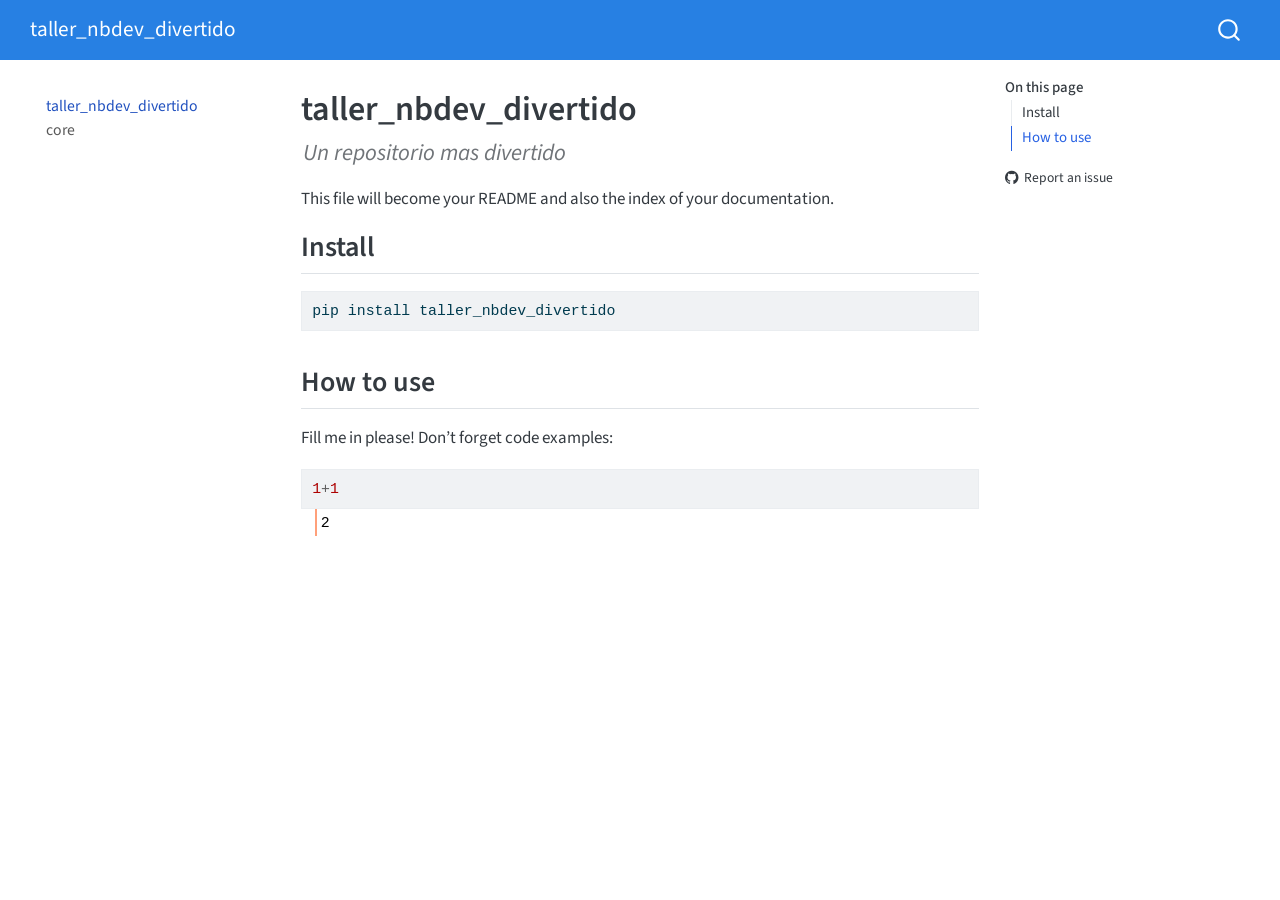
<file: index.html>
<!DOCTYPE html>
<html xmlns="http://www.w3.org/1999/xhtml" lang="en" xml:lang="en"><head>

<meta charset="utf-8">
<meta name="generator" content="quarto-1.8.4">

<meta name="viewport" content="width=device-width, initial-scale=1.0, user-scalable=yes">

<meta name="description" content="Un repositorio mas divertido">

<title>taller_nbdev_divertido</title>
<style>
code{white-space: pre-wrap;}
span.smallcaps{font-variant: small-caps;}
div.columns{display: flex; gap: min(4vw, 1.5em);}
div.column{flex: auto; overflow-x: auto;}
div.hanging-indent{margin-left: 1.5em; text-indent: -1.5em;}
ul.task-list{list-style: none;}
ul.task-list li input[type="checkbox"] {
  width: 0.8em;
  margin: 0 0.8em 0.2em -1em; /* quarto-specific, see https://github.com/quarto-dev/quarto-cli/issues/4556 */ 
  vertical-align: middle;
}
/* CSS for syntax highlighting */
html { -webkit-text-size-adjust: 100%; }
pre > code.sourceCode { white-space: pre; position: relative; }
pre > code.sourceCode > span { display: inline-block; line-height: 1.25; }
pre > code.sourceCode > span:empty { height: 1.2em; }
.sourceCode { overflow: visible; }
code.sourceCode > span { color: inherit; text-decoration: inherit; }
div.sourceCode { margin: 1em 0; }
pre.sourceCode { margin: 0; }
@media screen {
div.sourceCode { overflow: auto; }
}
@media print {
pre > code.sourceCode { white-space: pre-wrap; }
pre > code.sourceCode > span { text-indent: -5em; padding-left: 5em; }
}
pre.numberSource code
  { counter-reset: source-line 0; }
pre.numberSource code > span
  { position: relative; left: -4em; counter-increment: source-line; }
pre.numberSource code > span > a:first-child::before
  { content: counter(source-line);
    position: relative; left: -1em; text-align: right; vertical-align: baseline;
    border: none; display: inline-block;
    -webkit-touch-callout: none; -webkit-user-select: none;
    -khtml-user-select: none; -moz-user-select: none;
    -ms-user-select: none; user-select: none;
    padding: 0 4px; width: 4em;
  }
pre.numberSource { margin-left: 3em;  padding-left: 4px; }
div.sourceCode
  {   }
@media screen {
pre > code.sourceCode > span > a:first-child::before { text-decoration: underline; }
}
</style>


<script src="site_libs/quarto-nav/quarto-nav.js"></script>
<script src="site_libs/quarto-nav/headroom.min.js"></script>
<script src="site_libs/clipboard/clipboard.min.js"></script>
<script src="site_libs/quarto-search/autocomplete.umd.js"></script>
<script src="site_libs/quarto-search/fuse.min.js"></script>
<script src="site_libs/quarto-search/quarto-search.js"></script>
<meta name="quarto:offset" content="./">
<script src="site_libs/quarto-html/quarto.js" type="module"></script>
<script src="site_libs/quarto-html/tabsets/tabsets.js" type="module"></script>
<script src="site_libs/quarto-html/popper.min.js"></script>
<script src="site_libs/quarto-html/tippy.umd.min.js"></script>
<script src="site_libs/quarto-html/anchor.min.js"></script>
<link href="site_libs/quarto-html/tippy.css" rel="stylesheet">
<link href="site_libs/quarto-html/quarto-syntax-highlighting-19cd9126a9a9c64aacb03dc90954a64a.css" rel="stylesheet" id="quarto-text-highlighting-styles">
<script src="site_libs/bootstrap/bootstrap.min.js"></script>
<link href="site_libs/bootstrap/bootstrap-icons.css" rel="stylesheet">
<link href="site_libs/bootstrap/bootstrap-f1bc553c7a3a436aa0fa0e23ae41a04c.min.css" rel="stylesheet" append-hash="true" id="quarto-bootstrap" data-mode="light">
<script id="quarto-search-options" type="application/json">{
  "location": "navbar",
  "copy-button": false,
  "collapse-after": 3,
  "panel-placement": "end",
  "type": "overlay",
  "limit": 50,
  "keyboard-shortcut": [
    "f",
    "/",
    "s"
  ],
  "show-item-context": false,
  "language": {
    "search-no-results-text": "No results",
    "search-matching-documents-text": "matching documents",
    "search-copy-link-title": "Copy link to search",
    "search-hide-matches-text": "Hide additional matches",
    "search-more-match-text": "more match in this document",
    "search-more-matches-text": "more matches in this document",
    "search-clear-button-title": "Clear",
    "search-text-placeholder": "",
    "search-detached-cancel-button-title": "Cancel",
    "search-submit-button-title": "Submit",
    "search-label": "Search"
  }
}</script>


<link rel="stylesheet" href="styles.css">
<meta property="og:title" content="taller_nbdev_divertido">
<meta property="og:description" content="Un repositorio mas divertido">
<meta property="og:site_name" content="taller_nbdev_divertido">
<meta name="twitter:title" content="taller_nbdev_divertido">
<meta name="twitter:description" content="Un repositorio mas divertido">
<meta name="twitter:card" content="summary">
</head>

<body class="nav-sidebar floating nav-fixed quarto-light">

<div id="quarto-search-results"></div>
  <header id="quarto-header" class="headroom fixed-top">
    <nav class="navbar navbar-expand-lg " data-bs-theme="dark">
      <div class="navbar-container container-fluid">
      <div class="navbar-brand-container mx-auto">
    <a class="navbar-brand" href="./index.html">
    <span class="navbar-title">taller_nbdev_divertido</span>
    </a>
  </div>
        <div class="quarto-navbar-tools tools-end">
</div>
          <div id="quarto-search" class="" title="Search"></div>
      </div> <!-- /container-fluid -->
    </nav>
  <nav class="quarto-secondary-nav">
    <div class="container-fluid d-flex">
      <button type="button" class="quarto-btn-toggle btn" data-bs-toggle="collapse" role="button" data-bs-target=".quarto-sidebar-collapse-item" aria-controls="quarto-sidebar" aria-expanded="false" aria-label="Toggle sidebar navigation" onclick="if (window.quartoToggleHeadroom) { window.quartoToggleHeadroom(); }">
        <i class="bi bi-layout-text-sidebar-reverse"></i>
      </button>
        <nav class="quarto-page-breadcrumbs" aria-label="breadcrumb"><ol class="breadcrumb"><li class="breadcrumb-item"><a href="./index.html">taller_nbdev_divertido</a></li></ol></nav>
        <a class="flex-grow-1" role="navigation" data-bs-toggle="collapse" data-bs-target=".quarto-sidebar-collapse-item" aria-controls="quarto-sidebar" aria-expanded="false" aria-label="Toggle sidebar navigation" onclick="if (window.quartoToggleHeadroom) { window.quartoToggleHeadroom(); }">      
        </a>
    </div>
  </nav>
</header>
<!-- content -->
<div id="quarto-content" class="quarto-container page-columns page-rows-contents page-layout-article page-navbar">
<!-- sidebar -->
  <nav id="quarto-sidebar" class="sidebar collapse collapse-horizontal quarto-sidebar-collapse-item sidebar-navigation floating overflow-auto">
    <div class="sidebar-menu-container"> 
    <ul class="list-unstyled mt-1">
        <li class="sidebar-item">
  <div class="sidebar-item-container"> 
  <a href="./index.html" class="sidebar-item-text sidebar-link active">
 <span class="menu-text">taller_nbdev_divertido</span></a>
  </div>
</li>
        <li class="sidebar-item">
  <div class="sidebar-item-container"> 
  <a href="./cluster.html" class="sidebar-item-text sidebar-link">
 <span class="menu-text">core</span></a>
  </div>
</li>
    </ul>
    </div>
</nav>
<div id="quarto-sidebar-glass" class="quarto-sidebar-collapse-item" data-bs-toggle="collapse" data-bs-target=".quarto-sidebar-collapse-item"></div>
<!-- margin-sidebar -->
    <div id="quarto-margin-sidebar" class="sidebar margin-sidebar">
        <nav id="TOC" role="doc-toc" class="toc-active">
    <h2 id="toc-title">On this page</h2>
   
  <ul>
  <li><a href="#install" id="toc-install" class="nav-link active" data-scroll-target="#install">Install</a></li>
  <li><a href="#how-to-use" id="toc-how-to-use" class="nav-link" data-scroll-target="#how-to-use">How to use</a></li>
  </ul>
<div class="toc-actions"><ul><li><a href="https://github.com/msalazarcgeo/taller_nbdev_divertido/issues/new" class="toc-action"><i class="bi bi-github"></i>Report an issue</a></li></ul></div></nav>
    </div>
<!-- main -->
<main class="content" id="quarto-document-content">

<header id="title-block-header" class="quarto-title-block default">
<div class="quarto-title">
<h1 class="title">taller_nbdev_divertido</h1>
</div>

<div>
  <div class="description">
    Un repositorio mas divertido
  </div>
</div>


<div class="quarto-title-meta">

    
  
    
  </div>
  


</header>


<!-- WARNING: THIS FILE WAS AUTOGENERATED! DO NOT EDIT! -->
<p>This file will become your README and also the index of your documentation.</p>
<section id="install" class="level2">
<h2 class="anchored" data-anchor-id="install">Install</h2>
<div class="sourceCode" id="cb1"><pre class="sourceCode sh code-with-copy"><code class="sourceCode bash"><span id="cb1-1"><a href="#cb1-1" aria-hidden="true" tabindex="-1"></a><span class="ex">pip</span> install taller_nbdev_divertido</span></code><button title="Copy to Clipboard" class="code-copy-button"><i class="bi"></i></button></pre></div>
</section>
<section id="how-to-use" class="level2">
<h2 class="anchored" data-anchor-id="how-to-use">How to use</h2>
<p>Fill me in please! Don’t forget code examples:</p>
<div id="cell-7" class="cell">
<div class="sourceCode cell-code" id="cb2"><pre class="sourceCode python code-with-copy"><code class="sourceCode python"><span id="cb2-1"><a href="#cb2-1" aria-hidden="true" tabindex="-1"></a><span class="dv">1</span><span class="op">+</span><span class="dv">1</span></span></code><button title="Copy to Clipboard" class="code-copy-button"><i class="bi"></i></button></pre></div>
<div class="cell-output cell-output-display">
<pre><code>2</code></pre>
</div>
</div>


</section>

</main> <!-- /main -->
<script id="quarto-html-after-body" type="application/javascript">
  window.document.addEventListener("DOMContentLoaded", function (event) {
    const icon = "";
    const anchorJS = new window.AnchorJS();
    anchorJS.options = {
      placement: 'right',
      icon: icon
    };
    anchorJS.add('.anchored');
    const isCodeAnnotation = (el) => {
      for (const clz of el.classList) {
        if (clz.startsWith('code-annotation-')) {                     
          return true;
        }
      }
      return false;
    }
    const onCopySuccess = function(e) {
      // button target
      const button = e.trigger;
      // don't keep focus
      button.blur();
      // flash "checked"
      button.classList.add('code-copy-button-checked');
      var currentTitle = button.getAttribute("title");
      button.setAttribute("title", "Copied!");
      let tooltip;
      if (window.bootstrap) {
        button.setAttribute("data-bs-toggle", "tooltip");
        button.setAttribute("data-bs-placement", "left");
        button.setAttribute("data-bs-title", "Copied!");
        tooltip = new bootstrap.Tooltip(button, 
          { trigger: "manual", 
            customClass: "code-copy-button-tooltip",
            offset: [0, -8]});
        tooltip.show();    
      }
      setTimeout(function() {
        if (tooltip) {
          tooltip.hide();
          button.removeAttribute("data-bs-title");
          button.removeAttribute("data-bs-toggle");
          button.removeAttribute("data-bs-placement");
        }
        button.setAttribute("title", currentTitle);
        button.classList.remove('code-copy-button-checked');
      }, 1000);
      // clear code selection
      e.clearSelection();
    }
    const getTextToCopy = function(trigger) {
        const codeEl = trigger.previousElementSibling.cloneNode(true);
        for (const childEl of codeEl.children) {
          if (isCodeAnnotation(childEl)) {
            childEl.remove();
          }
        }
        return codeEl.innerText;
    }
    const clipboard = new window.ClipboardJS('.code-copy-button:not([data-in-quarto-modal])', {
      text: getTextToCopy
    });
    clipboard.on('success', onCopySuccess);
    if (window.document.getElementById('quarto-embedded-source-code-modal')) {
      const clipboardModal = new window.ClipboardJS('.code-copy-button[data-in-quarto-modal]', {
        text: getTextToCopy,
        container: window.document.getElementById('quarto-embedded-source-code-modal')
      });
      clipboardModal.on('success', onCopySuccess);
    }
      var localhostRegex = new RegExp(/^(?:http|https):\/\/localhost\:?[0-9]*\//);
      var mailtoRegex = new RegExp(/^mailto:/);
        var filterRegex = new RegExp("https:\/\/msalazarcgeo\.github\.io\/taller_nbdev_divertido");
      var isInternal = (href) => {
          return filterRegex.test(href) || localhostRegex.test(href) || mailtoRegex.test(href);
      }
      // Inspect non-navigation links and adorn them if external
     var links = window.document.querySelectorAll('a[href]:not(.nav-link):not(.navbar-brand):not(.toc-action):not(.sidebar-link):not(.sidebar-item-toggle):not(.pagination-link):not(.no-external):not([aria-hidden]):not(.dropdown-item):not(.quarto-navigation-tool):not(.about-link)');
      for (var i=0; i<links.length; i++) {
        const link = links[i];
        if (!isInternal(link.href)) {
          // undo the damage that might have been done by quarto-nav.js in the case of
          // links that we want to consider external
          if (link.dataset.originalHref !== undefined) {
            link.href = link.dataset.originalHref;
          }
        }
      }
    function tippyHover(el, contentFn, onTriggerFn, onUntriggerFn) {
      const config = {
        allowHTML: true,
        maxWidth: 500,
        delay: 100,
        arrow: false,
        appendTo: function(el) {
            return el.parentElement;
        },
        interactive: true,
        interactiveBorder: 10,
        theme: 'quarto',
        placement: 'bottom-start',
      };
      if (contentFn) {
        config.content = contentFn;
      }
      if (onTriggerFn) {
        config.onTrigger = onTriggerFn;
      }
      if (onUntriggerFn) {
        config.onUntrigger = onUntriggerFn;
      }
      window.tippy(el, config); 
    }
    const noterefs = window.document.querySelectorAll('a[role="doc-noteref"]');
    for (var i=0; i<noterefs.length; i++) {
      const ref = noterefs[i];
      tippyHover(ref, function() {
        // use id or data attribute instead here
        let href = ref.getAttribute('data-footnote-href') || ref.getAttribute('href');
        try { href = new URL(href).hash; } catch {}
        const id = href.replace(/^#\/?/, "");
        const note = window.document.getElementById(id);
        if (note) {
          return note.innerHTML;
        } else {
          return "";
        }
      });
    }
    const xrefs = window.document.querySelectorAll('a.quarto-xref');
    const processXRef = (id, note) => {
      // Strip column container classes
      const stripColumnClz = (el) => {
        el.classList.remove("page-full", "page-columns");
        if (el.children) {
          for (const child of el.children) {
            stripColumnClz(child);
          }
        }
      }
      stripColumnClz(note)
      if (id === null || id.startsWith('sec-')) {
        // Special case sections, only their first couple elements
        const container = document.createElement("div");
        if (note.children && note.children.length > 2) {
          container.appendChild(note.children[0].cloneNode(true));
          for (let i = 1; i < note.children.length; i++) {
            const child = note.children[i];
            if (child.tagName === "P" && child.innerText === "") {
              continue;
            } else {
              container.appendChild(child.cloneNode(true));
              break;
            }
          }
          if (window.Quarto?.typesetMath) {
            window.Quarto.typesetMath(container);
          }
          return container.innerHTML
        } else {
          if (window.Quarto?.typesetMath) {
            window.Quarto.typesetMath(note);
          }
          return note.innerHTML;
        }
      } else {
        // Remove any anchor links if they are present
        const anchorLink = note.querySelector('a.anchorjs-link');
        if (anchorLink) {
          anchorLink.remove();
        }
        if (window.Quarto?.typesetMath) {
          window.Quarto.typesetMath(note);
        }
        if (note.classList.contains("callout")) {
          return note.outerHTML;
        } else {
          return note.innerHTML;
        }
      }
    }
    for (var i=0; i<xrefs.length; i++) {
      const xref = xrefs[i];
      tippyHover(xref, undefined, function(instance) {
        instance.disable();
        let url = xref.getAttribute('href');
        let hash = undefined; 
        if (url.startsWith('#')) {
          hash = url;
        } else {
          try { hash = new URL(url).hash; } catch {}
        }
        if (hash) {
          const id = hash.replace(/^#\/?/, "");
          const note = window.document.getElementById(id);
          if (note !== null) {
            try {
              const html = processXRef(id, note.cloneNode(true));
              instance.setContent(html);
            } finally {
              instance.enable();
              instance.show();
            }
          } else {
            // See if we can fetch this
            fetch(url.split('#')[0])
            .then(res => res.text())
            .then(html => {
              const parser = new DOMParser();
              const htmlDoc = parser.parseFromString(html, "text/html");
              const note = htmlDoc.getElementById(id);
              if (note !== null) {
                const html = processXRef(id, note);
                instance.setContent(html);
              } 
            }).finally(() => {
              instance.enable();
              instance.show();
            });
          }
        } else {
          // See if we can fetch a full url (with no hash to target)
          // This is a special case and we should probably do some content thinning / targeting
          fetch(url)
          .then(res => res.text())
          .then(html => {
            const parser = new DOMParser();
            const htmlDoc = parser.parseFromString(html, "text/html");
            const note = htmlDoc.querySelector('main.content');
            if (note !== null) {
              // This should only happen for chapter cross references
              // (since there is no id in the URL)
              // remove the first header
              if (note.children.length > 0 && note.children[0].tagName === "HEADER") {
                note.children[0].remove();
              }
              const html = processXRef(null, note);
              instance.setContent(html);
            } 
          }).finally(() => {
            instance.enable();
            instance.show();
          });
        }
      }, function(instance) {
      });
    }
        let selectedAnnoteEl;
        const selectorForAnnotation = ( cell, annotation) => {
          let cellAttr = 'data-code-cell="' + cell + '"';
          let lineAttr = 'data-code-annotation="' +  annotation + '"';
          const selector = 'span[' + cellAttr + '][' + lineAttr + ']';
          return selector;
        }
        const selectCodeLines = (annoteEl) => {
          const doc = window.document;
          const targetCell = annoteEl.getAttribute("data-target-cell");
          const targetAnnotation = annoteEl.getAttribute("data-target-annotation");
          const annoteSpan = window.document.querySelector(selectorForAnnotation(targetCell, targetAnnotation));
          const lines = annoteSpan.getAttribute("data-code-lines").split(",");
          const lineIds = lines.map((line) => {
            return targetCell + "-" + line;
          })
          let top = null;
          let height = null;
          let parent = null;
          if (lineIds.length > 0) {
              //compute the position of the single el (top and bottom and make a div)
              const el = window.document.getElementById(lineIds[0]);
              top = el.offsetTop;
              height = el.offsetHeight;
              parent = el.parentElement.parentElement;
            if (lineIds.length > 1) {
              const lastEl = window.document.getElementById(lineIds[lineIds.length - 1]);
              const bottom = lastEl.offsetTop + lastEl.offsetHeight;
              height = bottom - top;
            }
            if (top !== null && height !== null && parent !== null) {
              // cook up a div (if necessary) and position it 
              let div = window.document.getElementById("code-annotation-line-highlight");
              if (div === null) {
                div = window.document.createElement("div");
                div.setAttribute("id", "code-annotation-line-highlight");
                div.style.position = 'absolute';
                parent.appendChild(div);
              }
              div.style.top = top - 2 + "px";
              div.style.height = height + 4 + "px";
              div.style.left = 0;
              let gutterDiv = window.document.getElementById("code-annotation-line-highlight-gutter");
              if (gutterDiv === null) {
                gutterDiv = window.document.createElement("div");
                gutterDiv.setAttribute("id", "code-annotation-line-highlight-gutter");
                gutterDiv.style.position = 'absolute';
                const codeCell = window.document.getElementById(targetCell);
                const gutter = codeCell.querySelector('.code-annotation-gutter');
                gutter.appendChild(gutterDiv);
              }
              gutterDiv.style.top = top - 2 + "px";
              gutterDiv.style.height = height + 4 + "px";
            }
            selectedAnnoteEl = annoteEl;
          }
        };
        const unselectCodeLines = () => {
          const elementsIds = ["code-annotation-line-highlight", "code-annotation-line-highlight-gutter"];
          elementsIds.forEach((elId) => {
            const div = window.document.getElementById(elId);
            if (div) {
              div.remove();
            }
          });
          selectedAnnoteEl = undefined;
        };
          // Handle positioning of the toggle
      window.addEventListener(
        "resize",
        throttle(() => {
          elRect = undefined;
          if (selectedAnnoteEl) {
            selectCodeLines(selectedAnnoteEl);
          }
        }, 10)
      );
      function throttle(fn, ms) {
      let throttle = false;
      let timer;
        return (...args) => {
          if(!throttle) { // first call gets through
              fn.apply(this, args);
              throttle = true;
          } else { // all the others get throttled
              if(timer) clearTimeout(timer); // cancel #2
              timer = setTimeout(() => {
                fn.apply(this, args);
                timer = throttle = false;
              }, ms);
          }
        };
      }
        // Attach click handler to the DT
        const annoteDls = window.document.querySelectorAll('dt[data-target-cell]');
        for (const annoteDlNode of annoteDls) {
          annoteDlNode.addEventListener('click', (event) => {
            const clickedEl = event.target;
            if (clickedEl !== selectedAnnoteEl) {
              unselectCodeLines();
              const activeEl = window.document.querySelector('dt[data-target-cell].code-annotation-active');
              if (activeEl) {
                activeEl.classList.remove('code-annotation-active');
              }
              selectCodeLines(clickedEl);
              clickedEl.classList.add('code-annotation-active');
            } else {
              // Unselect the line
              unselectCodeLines();
              clickedEl.classList.remove('code-annotation-active');
            }
          });
        }
    const findCites = (el) => {
      const parentEl = el.parentElement;
      if (parentEl) {
        const cites = parentEl.dataset.cites;
        if (cites) {
          return {
            el,
            cites: cites.split(' ')
          };
        } else {
          return findCites(el.parentElement)
        }
      } else {
        return undefined;
      }
    };
    var bibliorefs = window.document.querySelectorAll('a[role="doc-biblioref"]');
    for (var i=0; i<bibliorefs.length; i++) {
      const ref = bibliorefs[i];
      const citeInfo = findCites(ref);
      if (citeInfo) {
        tippyHover(citeInfo.el, function() {
          var popup = window.document.createElement('div');
          citeInfo.cites.forEach(function(cite) {
            var citeDiv = window.document.createElement('div');
            citeDiv.classList.add('hanging-indent');
            citeDiv.classList.add('csl-entry');
            var biblioDiv = window.document.getElementById('ref-' + cite);
            if (biblioDiv) {
              citeDiv.innerHTML = biblioDiv.innerHTML;
            }
            popup.appendChild(citeDiv);
          });
          return popup.innerHTML;
        });
      }
    }
  });
  </script>
</div> <!-- /content -->




<footer class="footer"><div class="nav-footer"><div class="nav-footer-center"><div class="toc-actions d-sm-block d-md-none"><ul><li><a href="https://github.com/msalazarcgeo/taller_nbdev_divertido/issues/new" class="toc-action"><i class="bi bi-github"></i>Report an issue</a></li></ul></div></div></div></footer></body></html>
</file>
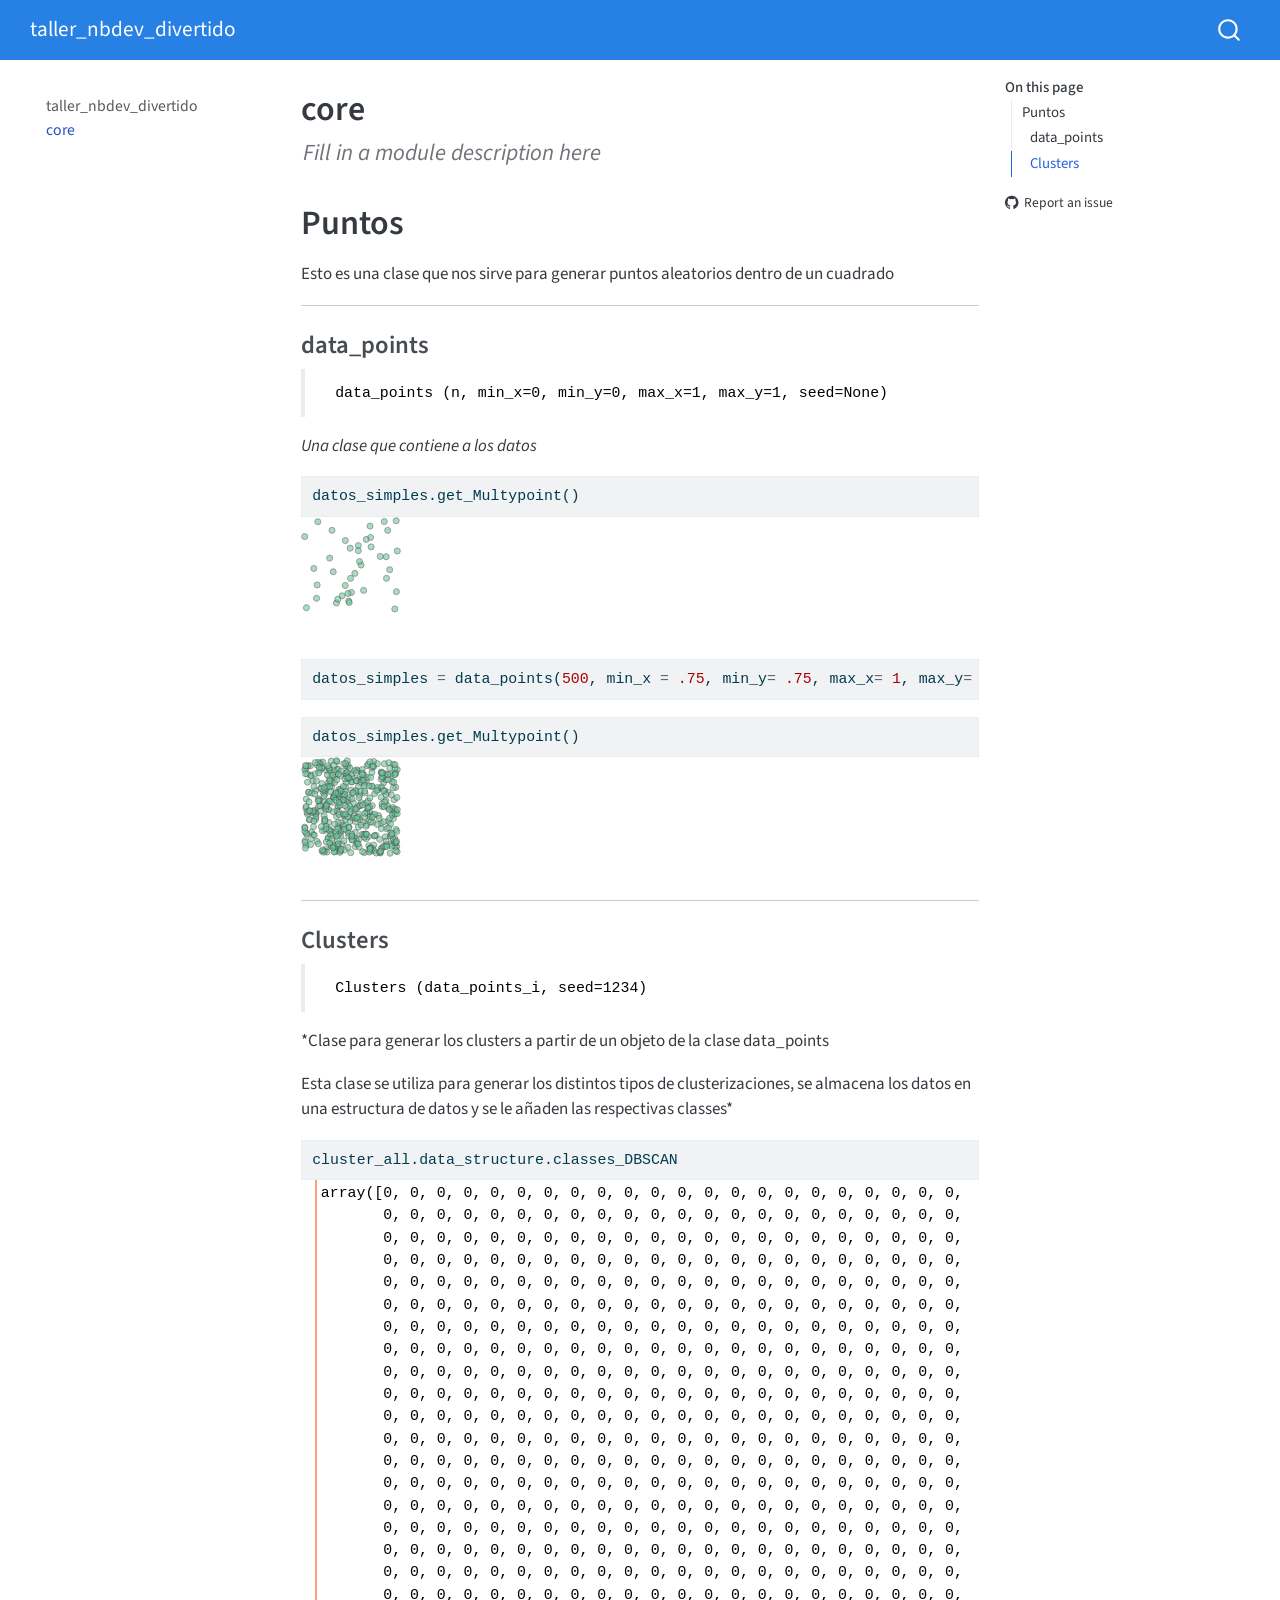
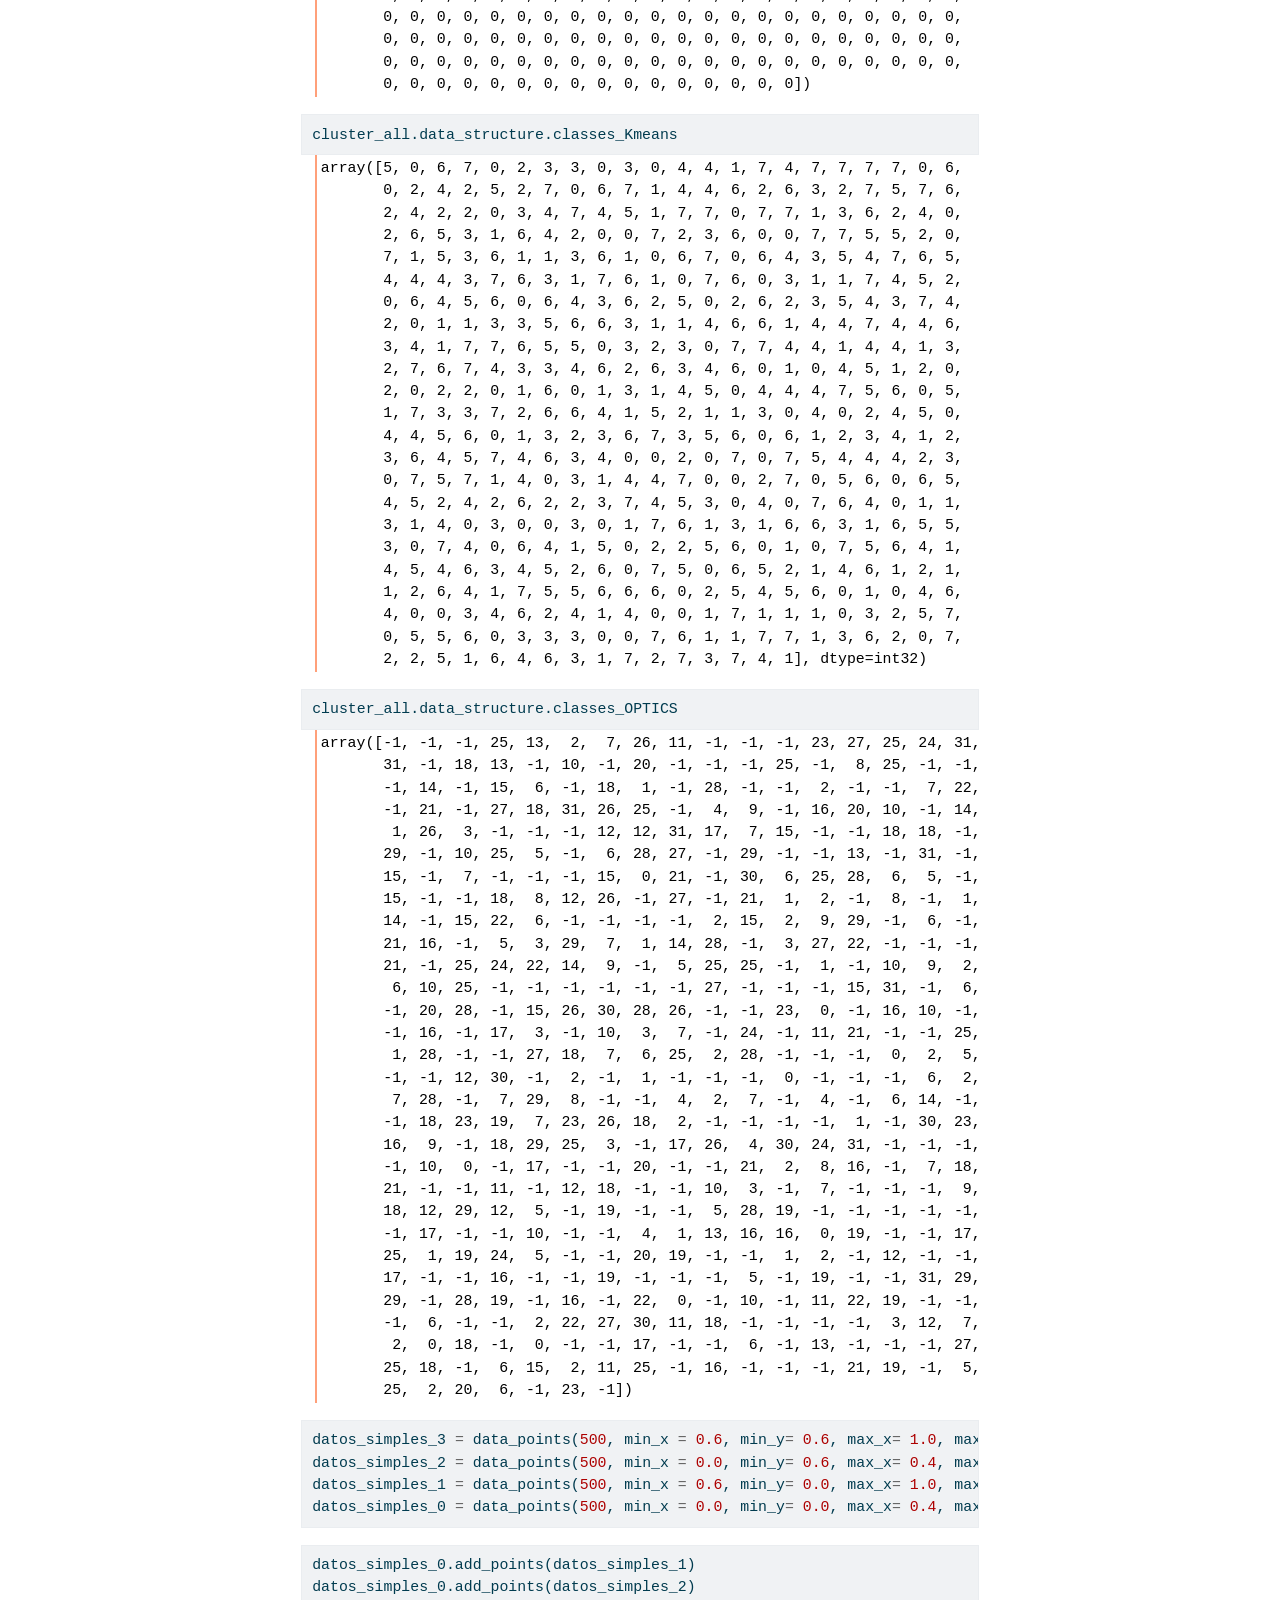
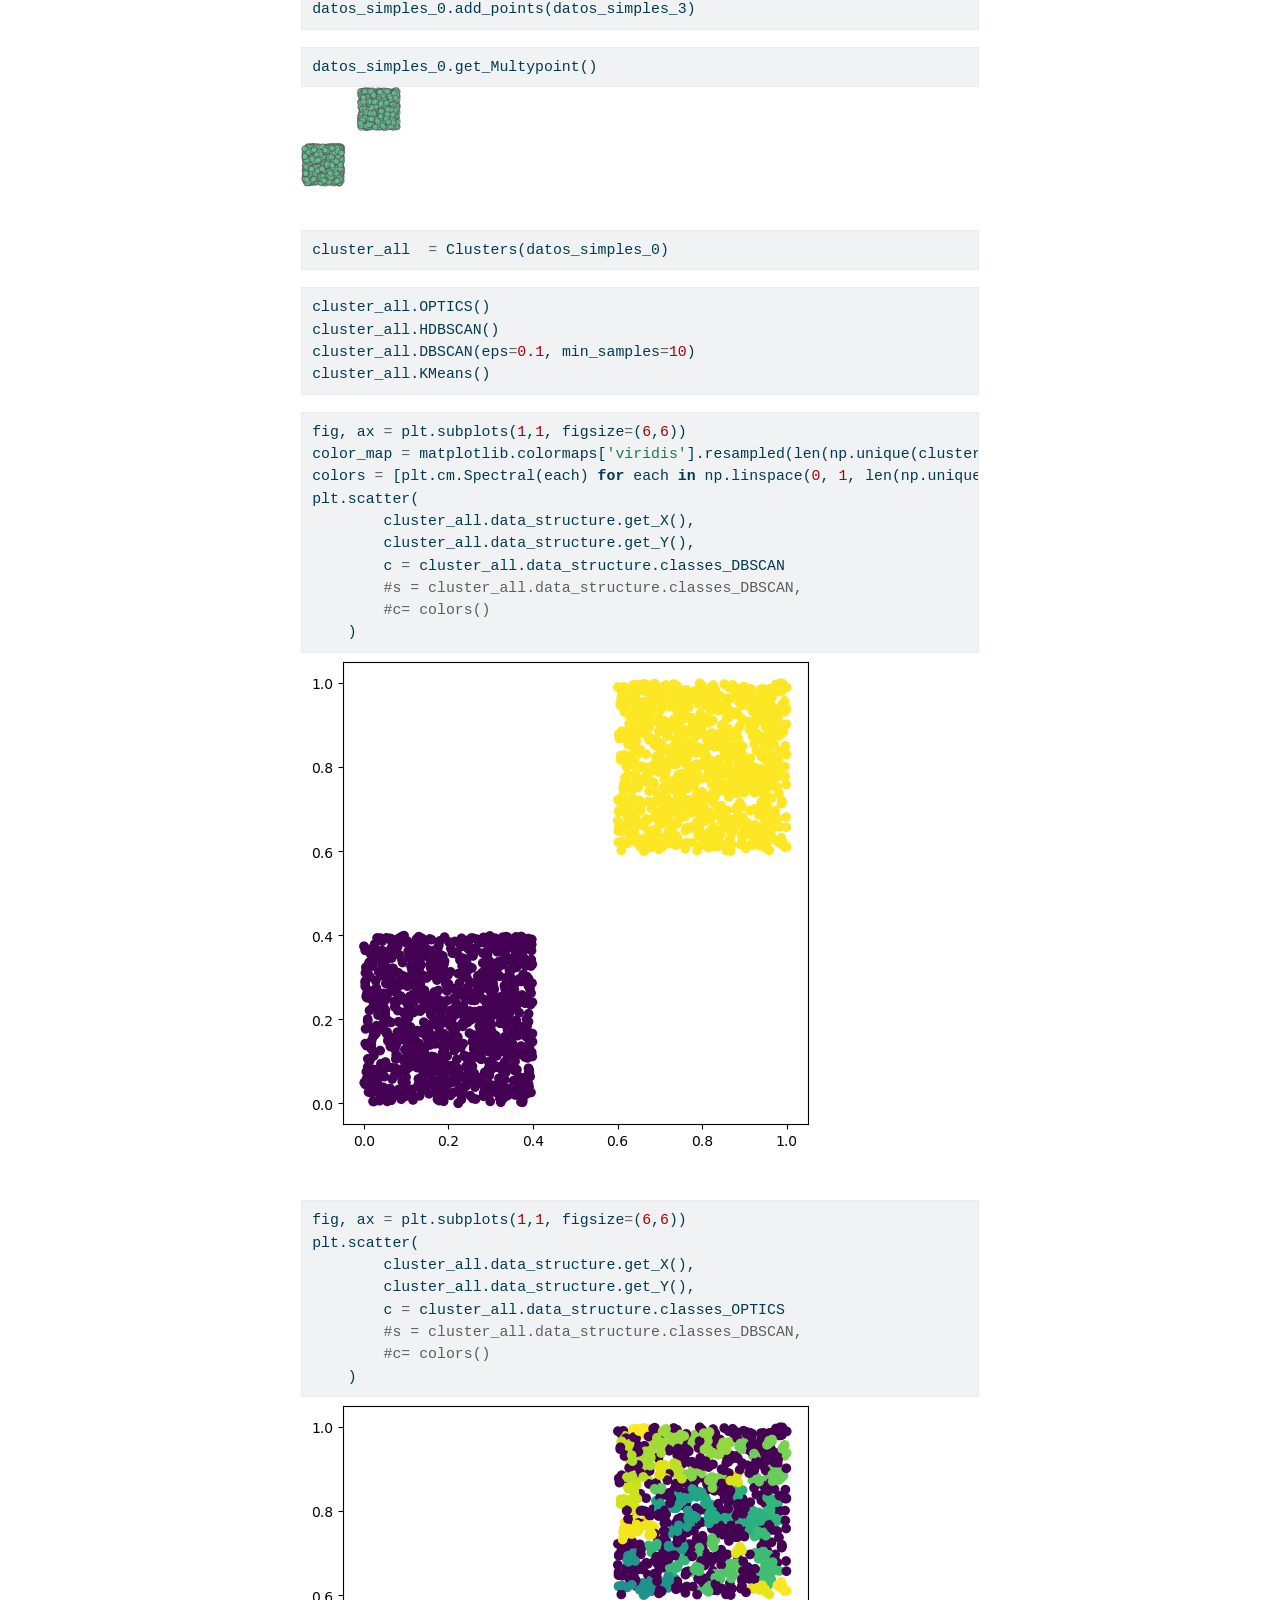
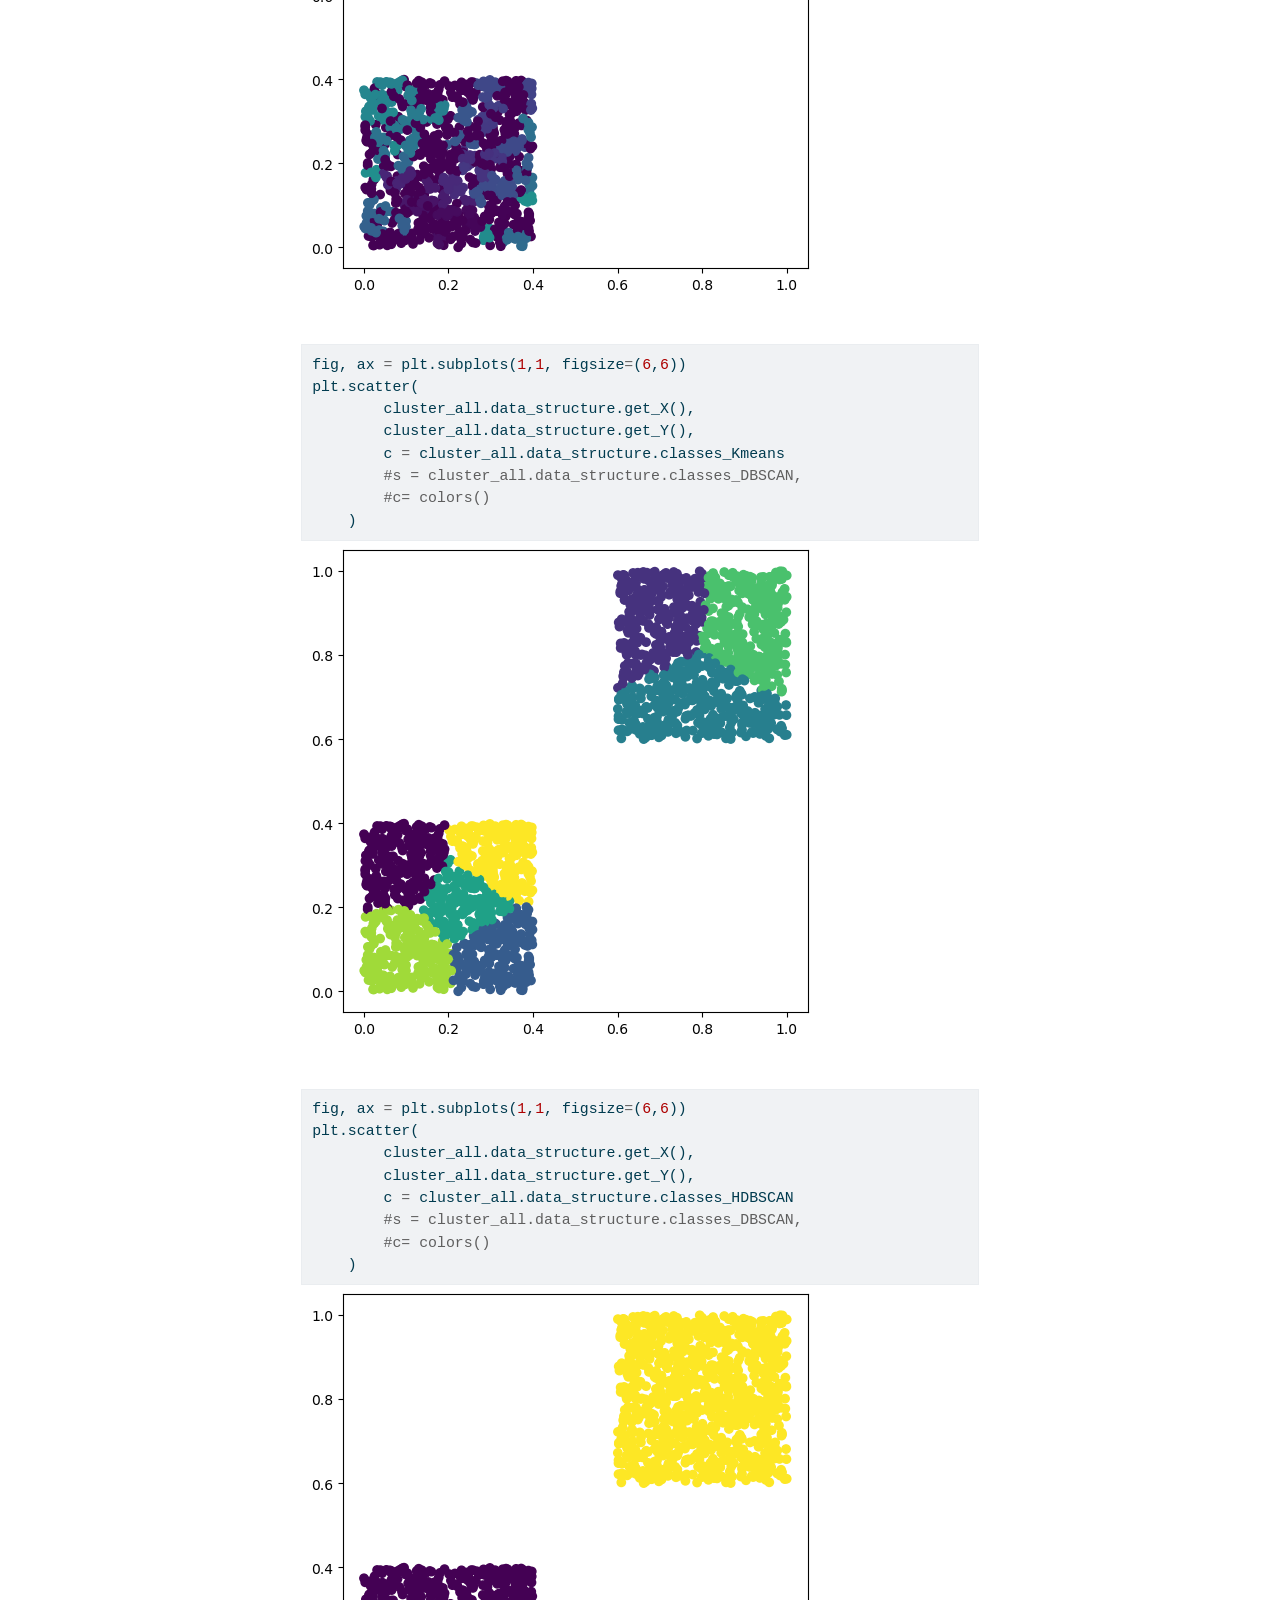
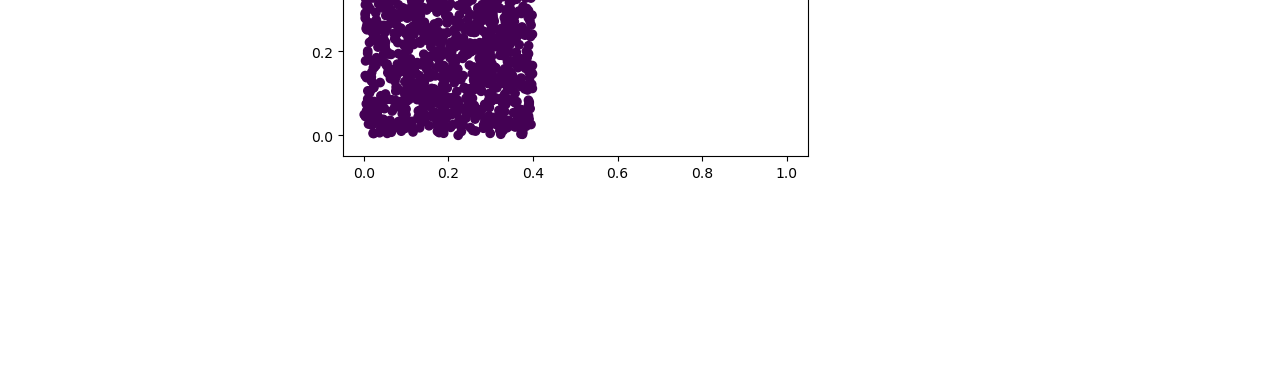
<file: cluster.html>
<!DOCTYPE html>
<html xmlns="http://www.w3.org/1999/xhtml" lang="en" xml:lang="en"><head>

<meta charset="utf-8">
<meta name="generator" content="quarto-1.8.4">

<meta name="viewport" content="width=device-width, initial-scale=1.0, user-scalable=yes">

<meta name="description" content="Fill in a module description here">

<title>core – taller_nbdev_divertido</title>
<style>
code{white-space: pre-wrap;}
span.smallcaps{font-variant: small-caps;}
div.columns{display: flex; gap: min(4vw, 1.5em);}
div.column{flex: auto; overflow-x: auto;}
div.hanging-indent{margin-left: 1.5em; text-indent: -1.5em;}
ul.task-list{list-style: none;}
ul.task-list li input[type="checkbox"] {
  width: 0.8em;
  margin: 0 0.8em 0.2em -1em; /* quarto-specific, see https://github.com/quarto-dev/quarto-cli/issues/4556 */ 
  vertical-align: middle;
}
/* CSS for syntax highlighting */
html { -webkit-text-size-adjust: 100%; }
pre > code.sourceCode { white-space: pre; position: relative; }
pre > code.sourceCode > span { display: inline-block; line-height: 1.25; }
pre > code.sourceCode > span:empty { height: 1.2em; }
.sourceCode { overflow: visible; }
code.sourceCode > span { color: inherit; text-decoration: inherit; }
div.sourceCode { margin: 1em 0; }
pre.sourceCode { margin: 0; }
@media screen {
div.sourceCode { overflow: auto; }
}
@media print {
pre > code.sourceCode { white-space: pre-wrap; }
pre > code.sourceCode > span { text-indent: -5em; padding-left: 5em; }
}
pre.numberSource code
  { counter-reset: source-line 0; }
pre.numberSource code > span
  { position: relative; left: -4em; counter-increment: source-line; }
pre.numberSource code > span > a:first-child::before
  { content: counter(source-line);
    position: relative; left: -1em; text-align: right; vertical-align: baseline;
    border: none; display: inline-block;
    -webkit-touch-callout: none; -webkit-user-select: none;
    -khtml-user-select: none; -moz-user-select: none;
    -ms-user-select: none; user-select: none;
    padding: 0 4px; width: 4em;
  }
pre.numberSource { margin-left: 3em;  padding-left: 4px; }
div.sourceCode
  {   }
@media screen {
pre > code.sourceCode > span > a:first-child::before { text-decoration: underline; }
}
</style>


<script src="site_libs/quarto-nav/quarto-nav.js"></script>
<script src="site_libs/quarto-nav/headroom.min.js"></script>
<script src="site_libs/clipboard/clipboard.min.js"></script>
<script src="site_libs/quarto-search/autocomplete.umd.js"></script>
<script src="site_libs/quarto-search/fuse.min.js"></script>
<script src="site_libs/quarto-search/quarto-search.js"></script>
<meta name="quarto:offset" content="./">
<script src="site_libs/quarto-html/quarto.js" type="module"></script>
<script src="site_libs/quarto-html/tabsets/tabsets.js" type="module"></script>
<script src="site_libs/quarto-html/popper.min.js"></script>
<script src="site_libs/quarto-html/tippy.umd.min.js"></script>
<script src="site_libs/quarto-html/anchor.min.js"></script>
<link href="site_libs/quarto-html/tippy.css" rel="stylesheet">
<link href="site_libs/quarto-html/quarto-syntax-highlighting-19cd9126a9a9c64aacb03dc90954a64a.css" rel="stylesheet" id="quarto-text-highlighting-styles">
<script src="site_libs/bootstrap/bootstrap.min.js"></script>
<link href="site_libs/bootstrap/bootstrap-icons.css" rel="stylesheet">
<link href="site_libs/bootstrap/bootstrap-f1bc553c7a3a436aa0fa0e23ae41a04c.min.css" rel="stylesheet" append-hash="true" id="quarto-bootstrap" data-mode="light">
<script id="quarto-search-options" type="application/json">{
  "location": "navbar",
  "copy-button": false,
  "collapse-after": 3,
  "panel-placement": "end",
  "type": "overlay",
  "limit": 50,
  "keyboard-shortcut": [
    "f",
    "/",
    "s"
  ],
  "show-item-context": false,
  "language": {
    "search-no-results-text": "No results",
    "search-matching-documents-text": "matching documents",
    "search-copy-link-title": "Copy link to search",
    "search-hide-matches-text": "Hide additional matches",
    "search-more-match-text": "more match in this document",
    "search-more-matches-text": "more matches in this document",
    "search-clear-button-title": "Clear",
    "search-text-placeholder": "",
    "search-detached-cancel-button-title": "Cancel",
    "search-submit-button-title": "Submit",
    "search-label": "Search"
  }
}</script>


<link rel="stylesheet" href="styles.css">
<meta property="og:title" content="core – taller_nbdev_divertido">
<meta property="og:description" content="Fill in a module description here">
<meta property="og:image" content="https://msalazarcgeo.github.io/taller_nbdev_divertido/00_cluster_files/figure-html/cell-3-output-1.svg">
<meta property="og:site_name" content="taller_nbdev_divertido">
<meta name="twitter:title" content="core – taller_nbdev_divertido">
<meta name="twitter:description" content="Fill in a module description here">
<meta name="twitter:image" content="https://msalazarcgeo.github.io/taller_nbdev_divertido/00_cluster_files/figure-html/cell-3-output-1.svg">
<meta name="twitter:card" content="summary_large_image">
</head>

<body class="nav-sidebar floating nav-fixed quarto-light">

<div id="quarto-search-results"></div>
  <header id="quarto-header" class="headroom fixed-top">
    <nav class="navbar navbar-expand-lg " data-bs-theme="dark">
      <div class="navbar-container container-fluid">
      <div class="navbar-brand-container mx-auto">
    <a class="navbar-brand" href="./index.html">
    <span class="navbar-title">taller_nbdev_divertido</span>
    </a>
  </div>
        <div class="quarto-navbar-tools tools-end">
</div>
          <div id="quarto-search" class="" title="Search"></div>
      </div> <!-- /container-fluid -->
    </nav>
  <nav class="quarto-secondary-nav">
    <div class="container-fluid d-flex">
      <button type="button" class="quarto-btn-toggle btn" data-bs-toggle="collapse" role="button" data-bs-target=".quarto-sidebar-collapse-item" aria-controls="quarto-sidebar" aria-expanded="false" aria-label="Toggle sidebar navigation" onclick="if (window.quartoToggleHeadroom) { window.quartoToggleHeadroom(); }">
        <i class="bi bi-layout-text-sidebar-reverse"></i>
      </button>
        <nav class="quarto-page-breadcrumbs" aria-label="breadcrumb"><ol class="breadcrumb"><li class="breadcrumb-item"><a href="./cluster.html">core</a></li></ol></nav>
        <a class="flex-grow-1" role="navigation" data-bs-toggle="collapse" data-bs-target=".quarto-sidebar-collapse-item" aria-controls="quarto-sidebar" aria-expanded="false" aria-label="Toggle sidebar navigation" onclick="if (window.quartoToggleHeadroom) { window.quartoToggleHeadroom(); }">      
        </a>
    </div>
  </nav>
</header>
<!-- content -->
<div id="quarto-content" class="quarto-container page-columns page-rows-contents page-layout-article page-navbar">
<!-- sidebar -->
  <nav id="quarto-sidebar" class="sidebar collapse collapse-horizontal quarto-sidebar-collapse-item sidebar-navigation floating overflow-auto">
    <div class="sidebar-menu-container"> 
    <ul class="list-unstyled mt-1">
        <li class="sidebar-item">
  <div class="sidebar-item-container"> 
  <a href="./index.html" class="sidebar-item-text sidebar-link">
 <span class="menu-text">taller_nbdev_divertido</span></a>
  </div>
</li>
        <li class="sidebar-item">
  <div class="sidebar-item-container"> 
  <a href="./cluster.html" class="sidebar-item-text sidebar-link active">
 <span class="menu-text">core</span></a>
  </div>
</li>
    </ul>
    </div>
</nav>
<div id="quarto-sidebar-glass" class="quarto-sidebar-collapse-item" data-bs-toggle="collapse" data-bs-target=".quarto-sidebar-collapse-item"></div>
<!-- margin-sidebar -->
    <div id="quarto-margin-sidebar" class="sidebar margin-sidebar">
        <nav id="TOC" role="doc-toc" class="toc-active">
    <h2 id="toc-title">On this page</h2>
   
  <ul>
  <li><a href="#puntos" id="toc-puntos" class="nav-link active" data-scroll-target="#puntos">Puntos</a>
  <ul class="collapse">
  <li><a href="#data_points" id="toc-data_points" class="nav-link" data-scroll-target="#data_points">data_points</a></li>
  <li><a href="#clusters" id="toc-clusters" class="nav-link" data-scroll-target="#clusters">Clusters</a></li>
  </ul></li>
  </ul>
<div class="toc-actions"><ul><li><a href="https://github.com/msalazarcgeo/taller_nbdev_divertido/issues/new" class="toc-action"><i class="bi bi-github"></i>Report an issue</a></li></ul></div></nav>
    </div>
<!-- main -->
<main class="content" id="quarto-document-content">

<header id="title-block-header" class="quarto-title-block default">
<div class="quarto-title">
<h1 class="title">core</h1>
</div>

<div>
  <div class="description">
    Fill in a module description here
  </div>
</div>


<div class="quarto-title-meta">

    
  
    
  </div>
  


</header>


<!-- WARNING: THIS FILE WAS AUTOGENERATED! DO NOT EDIT! -->
<section id="puntos" class="level1">
<h1>Puntos</h1>
<p>Esto es una clase que nos sirve para generar puntos aleatorios dentro de un cuadrado</p>
<hr>
<section id="data_points" class="level3">
<h3 class="anchored" data-anchor-id="data_points">data_points</h3>
<blockquote class="blockquote">
<pre><code> data_points (n, min_x=0, min_y=0, max_x=1, max_y=1, seed=None)</code></pre>
</blockquote>
<p><em>Una clase que contiene a los datos</em></p>
<div id="cell-4" class="cell">
<div class="sourceCode cell-code" id="cb2"><pre class="sourceCode python code-with-copy"><code class="sourceCode python"><span id="cb2-1"><a href="#cb2-1" aria-hidden="true" tabindex="-1"></a>datos_simples.get_Multypoint()</span></code><button title="Copy to Clipboard" class="code-copy-button"><i class="bi"></i></button></pre></div>
<div class="cell-output cell-output-display">
<div>
<figure class="figure">
<p><img src="00_cluster_files/figure-html/cell-3-output-1.svg" class="img-fluid figure-img"></p>
</figure>
</div>
</div>
</div>
<div id="cell-5" class="cell">
<div class="sourceCode cell-code" id="cb3"><pre class="sourceCode python code-with-copy"><code class="sourceCode python"><span id="cb3-1"><a href="#cb3-1" aria-hidden="true" tabindex="-1"></a>datos_simples <span class="op">=</span> data_points(<span class="dv">500</span>, min_x <span class="op">=</span> <span class="fl">.75</span>, min_y<span class="op">=</span> <span class="fl">.75</span>, max_x<span class="op">=</span> <span class="dv">1</span>, max_y<span class="op">=</span> <span class="dv">1</span> )</span></code><button title="Copy to Clipboard" class="code-copy-button"><i class="bi"></i></button></pre></div>
</div>
<div id="cell-6" class="cell">
<div class="sourceCode cell-code" id="cb4"><pre class="sourceCode python code-with-copy"><code class="sourceCode python"><span id="cb4-1"><a href="#cb4-1" aria-hidden="true" tabindex="-1"></a>datos_simples.get_Multypoint()</span></code><button title="Copy to Clipboard" class="code-copy-button"><i class="bi"></i></button></pre></div>
<div class="cell-output cell-output-display">
<div>
<figure class="figure">
<p><img src="00_cluster_files/figure-html/cell-5-output-1.svg" class="img-fluid figure-img"></p>
</figure>
</div>
</div>
</div>
<hr>
</section>
<section id="clusters" class="level3">
<h3 class="anchored" data-anchor-id="clusters">Clusters</h3>
<blockquote class="blockquote">
<pre><code> Clusters (data_points_i, seed=1234)</code></pre>
</blockquote>
<p>*Clase para generar los clusters a partir de un objeto de la clase data_points</p>
<p>Esta clase se utiliza para generar los distintos tipos de clusterizaciones, se almacena los datos en una estructura de datos y se le añaden las respectivas classes*</p>
<div id="cell-8" class="cell">
<div class="sourceCode cell-code" id="cb6"><pre class="sourceCode python code-with-copy"><code class="sourceCode python"><span id="cb6-1"><a href="#cb6-1" aria-hidden="true" tabindex="-1"></a>cluster_all.data_structure.classes_DBSCAN</span></code><button title="Copy to Clipboard" class="code-copy-button"><i class="bi"></i></button></pre></div>
<div class="cell-output cell-output-display">
<pre><code>array([0, 0, 0, 0, 0, 0, 0, 0, 0, 0, 0, 0, 0, 0, 0, 0, 0, 0, 0, 0, 0, 0,
       0, 0, 0, 0, 0, 0, 0, 0, 0, 0, 0, 0, 0, 0, 0, 0, 0, 0, 0, 0, 0, 0,
       0, 0, 0, 0, 0, 0, 0, 0, 0, 0, 0, 0, 0, 0, 0, 0, 0, 0, 0, 0, 0, 0,
       0, 0, 0, 0, 0, 0, 0, 0, 0, 0, 0, 0, 0, 0, 0, 0, 0, 0, 0, 0, 0, 0,
       0, 0, 0, 0, 0, 0, 0, 0, 0, 0, 0, 0, 0, 0, 0, 0, 0, 0, 0, 0, 0, 0,
       0, 0, 0, 0, 0, 0, 0, 0, 0, 0, 0, 0, 0, 0, 0, 0, 0, 0, 0, 0, 0, 0,
       0, 0, 0, 0, 0, 0, 0, 0, 0, 0, 0, 0, 0, 0, 0, 0, 0, 0, 0, 0, 0, 0,
       0, 0, 0, 0, 0, 0, 0, 0, 0, 0, 0, 0, 0, 0, 0, 0, 0, 0, 0, 0, 0, 0,
       0, 0, 0, 0, 0, 0, 0, 0, 0, 0, 0, 0, 0, 0, 0, 0, 0, 0, 0, 0, 0, 0,
       0, 0, 0, 0, 0, 0, 0, 0, 0, 0, 0, 0, 0, 0, 0, 0, 0, 0, 0, 0, 0, 0,
       0, 0, 0, 0, 0, 0, 0, 0, 0, 0, 0, 0, 0, 0, 0, 0, 0, 0, 0, 0, 0, 0,
       0, 0, 0, 0, 0, 0, 0, 0, 0, 0, 0, 0, 0, 0, 0, 0, 0, 0, 0, 0, 0, 0,
       0, 0, 0, 0, 0, 0, 0, 0, 0, 0, 0, 0, 0, 0, 0, 0, 0, 0, 0, 0, 0, 0,
       0, 0, 0, 0, 0, 0, 0, 0, 0, 0, 0, 0, 0, 0, 0, 0, 0, 0, 0, 0, 0, 0,
       0, 0, 0, 0, 0, 0, 0, 0, 0, 0, 0, 0, 0, 0, 0, 0, 0, 0, 0, 0, 0, 0,
       0, 0, 0, 0, 0, 0, 0, 0, 0, 0, 0, 0, 0, 0, 0, 0, 0, 0, 0, 0, 0, 0,
       0, 0, 0, 0, 0, 0, 0, 0, 0, 0, 0, 0, 0, 0, 0, 0, 0, 0, 0, 0, 0, 0,
       0, 0, 0, 0, 0, 0, 0, 0, 0, 0, 0, 0, 0, 0, 0, 0, 0, 0, 0, 0, 0, 0,
       0, 0, 0, 0, 0, 0, 0, 0, 0, 0, 0, 0, 0, 0, 0, 0, 0, 0, 0, 0, 0, 0,
       0, 0, 0, 0, 0, 0, 0, 0, 0, 0, 0, 0, 0, 0, 0, 0, 0, 0, 0, 0, 0, 0,
       0, 0, 0, 0, 0, 0, 0, 0, 0, 0, 0, 0, 0, 0, 0, 0, 0, 0, 0, 0, 0, 0,
       0, 0, 0, 0, 0, 0, 0, 0, 0, 0, 0, 0, 0, 0, 0, 0, 0, 0, 0, 0, 0, 0,
       0, 0, 0, 0, 0, 0, 0, 0, 0, 0, 0, 0, 0, 0, 0, 0])</code></pre>
</div>
</div>
<div id="cell-9" class="cell">
<div class="sourceCode cell-code" id="cb8"><pre class="sourceCode python code-with-copy"><code class="sourceCode python"><span id="cb8-1"><a href="#cb8-1" aria-hidden="true" tabindex="-1"></a>cluster_all.data_structure.classes_Kmeans</span></code><button title="Copy to Clipboard" class="code-copy-button"><i class="bi"></i></button></pre></div>
<div class="cell-output cell-output-display">
<pre><code>array([5, 0, 6, 7, 0, 2, 3, 3, 0, 3, 0, 4, 4, 1, 7, 4, 7, 7, 7, 7, 0, 6,
       0, 2, 4, 2, 5, 2, 7, 0, 6, 7, 1, 4, 4, 6, 2, 6, 3, 2, 7, 5, 7, 6,
       2, 4, 2, 2, 0, 3, 4, 7, 4, 5, 1, 7, 7, 0, 7, 7, 1, 3, 6, 2, 4, 0,
       2, 6, 5, 3, 1, 6, 4, 2, 0, 0, 7, 2, 3, 6, 0, 0, 7, 7, 5, 5, 2, 0,
       7, 1, 5, 3, 6, 1, 1, 3, 6, 1, 0, 6, 7, 0, 6, 4, 3, 5, 4, 7, 6, 5,
       4, 4, 4, 3, 7, 6, 3, 1, 7, 6, 1, 0, 7, 6, 0, 3, 1, 1, 7, 4, 5, 2,
       0, 6, 4, 5, 6, 0, 6, 4, 3, 6, 2, 5, 0, 2, 6, 2, 3, 5, 4, 3, 7, 4,
       2, 0, 1, 1, 3, 3, 5, 6, 6, 3, 1, 1, 4, 6, 6, 1, 4, 4, 7, 4, 4, 6,
       3, 4, 1, 7, 7, 6, 5, 5, 0, 3, 2, 3, 0, 7, 7, 4, 4, 1, 4, 4, 1, 3,
       2, 7, 6, 7, 4, 3, 3, 4, 6, 2, 6, 3, 4, 6, 0, 1, 0, 4, 5, 1, 2, 0,
       2, 0, 2, 2, 0, 1, 6, 0, 1, 3, 1, 4, 5, 0, 4, 4, 4, 7, 5, 6, 0, 5,
       1, 7, 3, 3, 7, 2, 6, 6, 4, 1, 5, 2, 1, 1, 3, 0, 4, 0, 2, 4, 5, 0,
       4, 4, 5, 6, 0, 1, 3, 2, 3, 6, 7, 3, 5, 6, 0, 6, 1, 2, 3, 4, 1, 2,
       3, 6, 4, 5, 7, 4, 6, 3, 4, 0, 0, 2, 0, 7, 0, 7, 5, 4, 4, 4, 2, 3,
       0, 7, 5, 7, 1, 4, 0, 3, 1, 4, 4, 7, 0, 0, 2, 7, 0, 5, 6, 0, 6, 5,
       4, 5, 2, 4, 2, 6, 2, 2, 3, 7, 4, 5, 3, 0, 4, 0, 7, 6, 4, 0, 1, 1,
       3, 1, 4, 0, 3, 0, 0, 3, 0, 1, 7, 6, 1, 3, 1, 6, 6, 3, 1, 6, 5, 5,
       3, 0, 7, 4, 0, 6, 4, 1, 5, 0, 2, 2, 5, 6, 0, 1, 0, 7, 5, 6, 4, 1,
       4, 5, 4, 6, 3, 4, 5, 2, 6, 0, 7, 5, 0, 6, 5, 2, 1, 4, 6, 1, 2, 1,
       1, 2, 6, 4, 1, 7, 5, 5, 6, 6, 6, 0, 2, 5, 4, 5, 6, 0, 1, 0, 4, 6,
       4, 0, 0, 3, 4, 6, 2, 4, 1, 4, 0, 0, 1, 7, 1, 1, 1, 0, 3, 2, 5, 7,
       0, 5, 5, 6, 0, 3, 3, 3, 0, 0, 7, 6, 1, 1, 7, 7, 1, 3, 6, 2, 0, 7,
       2, 2, 5, 1, 6, 4, 6, 3, 1, 7, 2, 7, 3, 7, 4, 1], dtype=int32)</code></pre>
</div>
</div>
<div id="cell-10" class="cell">
<div class="sourceCode cell-code" id="cb10"><pre class="sourceCode python code-with-copy"><code class="sourceCode python"><span id="cb10-1"><a href="#cb10-1" aria-hidden="true" tabindex="-1"></a>cluster_all.data_structure.classes_OPTICS</span></code><button title="Copy to Clipboard" class="code-copy-button"><i class="bi"></i></button></pre></div>
<div class="cell-output cell-output-display">
<pre><code>array([-1, -1, -1, 25, 13,  2,  7, 26, 11, -1, -1, -1, 23, 27, 25, 24, 31,
       31, -1, 18, 13, -1, 10, -1, 20, -1, -1, -1, 25, -1,  8, 25, -1, -1,
       -1, 14, -1, 15,  6, -1, 18,  1, -1, 28, -1, -1,  2, -1, -1,  7, 22,
       -1, 21, -1, 27, 18, 31, 26, 25, -1,  4,  9, -1, 16, 20, 10, -1, 14,
        1, 26,  3, -1, -1, -1, 12, 12, 31, 17,  7, 15, -1, -1, 18, 18, -1,
       29, -1, 10, 25,  5, -1,  6, 28, 27, -1, 29, -1, -1, 13, -1, 31, -1,
       15, -1,  7, -1, -1, -1, 15,  0, 21, -1, 30,  6, 25, 28,  6,  5, -1,
       15, -1, -1, 18,  8, 12, 26, -1, 27, -1, 21,  1,  2, -1,  8, -1,  1,
       14, -1, 15, 22,  6, -1, -1, -1, -1,  2, 15,  2,  9, 29, -1,  6, -1,
       21, 16, -1,  5,  3, 29,  7,  1, 14, 28, -1,  3, 27, 22, -1, -1, -1,
       21, -1, 25, 24, 22, 14,  9, -1,  5, 25, 25, -1,  1, -1, 10,  9,  2,
        6, 10, 25, -1, -1, -1, -1, -1, -1, 27, -1, -1, -1, 15, 31, -1,  6,
       -1, 20, 28, -1, 15, 26, 30, 28, 26, -1, -1, 23,  0, -1, 16, 10, -1,
       -1, 16, -1, 17,  3, -1, 10,  3,  7, -1, 24, -1, 11, 21, -1, -1, 25,
        1, 28, -1, -1, 27, 18,  7,  6, 25,  2, 28, -1, -1, -1,  0,  2,  5,
       -1, -1, 12, 30, -1,  2, -1,  1, -1, -1, -1,  0, -1, -1, -1,  6,  2,
        7, 28, -1,  7, 29,  8, -1, -1,  4,  2,  7, -1,  4, -1,  6, 14, -1,
       -1, 18, 23, 19,  7, 23, 26, 18,  2, -1, -1, -1, -1,  1, -1, 30, 23,
       16,  9, -1, 18, 29, 25,  3, -1, 17, 26,  4, 30, 24, 31, -1, -1, -1,
       -1, 10,  0, -1, 17, -1, -1, 20, -1, -1, 21,  2,  8, 16, -1,  7, 18,
       21, -1, -1, 11, -1, 12, 18, -1, -1, 10,  3, -1,  7, -1, -1, -1,  9,
       18, 12, 29, 12,  5, -1, 19, -1, -1,  5, 28, 19, -1, -1, -1, -1, -1,
       -1, 17, -1, -1, 10, -1, -1,  4,  1, 13, 16, 16,  0, 19, -1, -1, 17,
       25,  1, 19, 24,  5, -1, -1, 20, 19, -1, -1,  1,  2, -1, 12, -1, -1,
       17, -1, -1, 16, -1, -1, 19, -1, -1, -1,  5, -1, 19, -1, -1, 31, 29,
       29, -1, 28, 19, -1, 16, -1, 22,  0, -1, 10, -1, 11, 22, 19, -1, -1,
       -1,  6, -1, -1,  2, 22, 27, 30, 11, 18, -1, -1, -1, -1,  3, 12,  7,
        2,  0, 18, -1,  0, -1, -1, 17, -1, -1,  6, -1, 13, -1, -1, -1, 27,
       25, 18, -1,  6, 15,  2, 11, 25, -1, 16, -1, -1, -1, 21, 19, -1,  5,
       25,  2, 20,  6, -1, 23, -1])</code></pre>
</div>
</div>
<div id="cell-11" class="cell">
<div class="sourceCode cell-code" id="cb12"><pre class="sourceCode python code-with-copy"><code class="sourceCode python"><span id="cb12-1"><a href="#cb12-1" aria-hidden="true" tabindex="-1"></a>datos_simples_3 <span class="op">=</span> data_points(<span class="dv">500</span>, min_x <span class="op">=</span> <span class="fl">0.6</span>, min_y<span class="op">=</span> <span class="fl">0.6</span>, max_x<span class="op">=</span> <span class="fl">1.0</span>, max_y<span class="op">=</span> <span class="fl">1.0</span> )</span>
<span id="cb12-2"><a href="#cb12-2" aria-hidden="true" tabindex="-1"></a>datos_simples_2 <span class="op">=</span> data_points(<span class="dv">500</span>, min_x <span class="op">=</span> <span class="fl">0.0</span>, min_y<span class="op">=</span> <span class="fl">0.6</span>, max_x<span class="op">=</span> <span class="fl">0.4</span>, max_y<span class="op">=</span> <span class="fl">1.0</span> )</span>
<span id="cb12-3"><a href="#cb12-3" aria-hidden="true" tabindex="-1"></a>datos_simples_1 <span class="op">=</span> data_points(<span class="dv">500</span>, min_x <span class="op">=</span> <span class="fl">0.6</span>, min_y<span class="op">=</span> <span class="fl">0.0</span>, max_x<span class="op">=</span> <span class="fl">1.0</span>, max_y<span class="op">=</span> <span class="fl">0.4</span> )</span>
<span id="cb12-4"><a href="#cb12-4" aria-hidden="true" tabindex="-1"></a>datos_simples_0 <span class="op">=</span> data_points(<span class="dv">500</span>, min_x <span class="op">=</span> <span class="fl">0.0</span>, min_y<span class="op">=</span> <span class="fl">0.0</span>, max_x<span class="op">=</span> <span class="fl">0.4</span>, max_y<span class="op">=</span> <span class="fl">0.4</span> )</span></code><button title="Copy to Clipboard" class="code-copy-button"><i class="bi"></i></button></pre></div>
</div>
<div id="cell-12" class="cell">
<div class="sourceCode cell-code" id="cb13"><pre class="sourceCode python code-with-copy"><code class="sourceCode python"><span id="cb13-1"><a href="#cb13-1" aria-hidden="true" tabindex="-1"></a>datos_simples_0.add_points(datos_simples_1)</span>
<span id="cb13-2"><a href="#cb13-2" aria-hidden="true" tabindex="-1"></a>datos_simples_0.add_points(datos_simples_2)</span>
<span id="cb13-3"><a href="#cb13-3" aria-hidden="true" tabindex="-1"></a>datos_simples_0.add_points(datos_simples_3)</span></code><button title="Copy to Clipboard" class="code-copy-button"><i class="bi"></i></button></pre></div>
</div>
<div id="cell-13" class="cell">
<div class="sourceCode cell-code" id="cb14"><pre class="sourceCode python code-with-copy"><code class="sourceCode python"><span id="cb14-1"><a href="#cb14-1" aria-hidden="true" tabindex="-1"></a>datos_simples_0.get_Multypoint()</span></code><button title="Copy to Clipboard" class="code-copy-button"><i class="bi"></i></button></pre></div>
<div class="cell-output cell-output-display">
<div>
<figure class="figure">
<p><img src="00_cluster_files/figure-html/cell-12-output-1.svg" class="img-fluid figure-img"></p>
</figure>
</div>
</div>
</div>
<div id="cell-14" class="cell">
<div class="sourceCode cell-code" id="cb15"><pre class="sourceCode python code-with-copy"><code class="sourceCode python"><span id="cb15-1"><a href="#cb15-1" aria-hidden="true" tabindex="-1"></a>cluster_all  <span class="op">=</span> Clusters(datos_simples_0)</span></code><button title="Copy to Clipboard" class="code-copy-button"><i class="bi"></i></button></pre></div>
</div>
<div id="cell-15" class="cell">
<div class="sourceCode cell-code" id="cb16"><pre class="sourceCode python code-with-copy"><code class="sourceCode python"><span id="cb16-1"><a href="#cb16-1" aria-hidden="true" tabindex="-1"></a>cluster_all.OPTICS()</span>
<span id="cb16-2"><a href="#cb16-2" aria-hidden="true" tabindex="-1"></a>cluster_all.HDBSCAN()</span>
<span id="cb16-3"><a href="#cb16-3" aria-hidden="true" tabindex="-1"></a>cluster_all.DBSCAN(eps<span class="op">=</span><span class="fl">0.1</span>, min_samples<span class="op">=</span><span class="dv">10</span>)</span>
<span id="cb16-4"><a href="#cb16-4" aria-hidden="true" tabindex="-1"></a>cluster_all.KMeans()</span></code><button title="Copy to Clipboard" class="code-copy-button"><i class="bi"></i></button></pre></div>
</div>
<div id="cell-16" class="cell">
<div class="sourceCode cell-code" id="cb17"><pre class="sourceCode python code-with-copy"><code class="sourceCode python"><span id="cb17-1"><a href="#cb17-1" aria-hidden="true" tabindex="-1"></a>fig, ax <span class="op">=</span> plt.subplots(<span class="dv">1</span>,<span class="dv">1</span>, figsize<span class="op">=</span>(<span class="dv">6</span>,<span class="dv">6</span>))</span>
<span id="cb17-2"><a href="#cb17-2" aria-hidden="true" tabindex="-1"></a>color_map <span class="op">=</span> matplotlib.colormaps[<span class="st">'viridis'</span>].resampled(<span class="bu">len</span>(np.unique(cluster_all.data_structure.classes_DBSCAN)))</span>
<span id="cb17-3"><a href="#cb17-3" aria-hidden="true" tabindex="-1"></a>colors <span class="op">=</span> [plt.cm.Spectral(each) <span class="cf">for</span> each <span class="kw">in</span> np.linspace(<span class="dv">0</span>, <span class="dv">1</span>, <span class="bu">len</span>(np.unique(cluster_all.data_structure.classes_DBSCAN)))]</span>
<span id="cb17-4"><a href="#cb17-4" aria-hidden="true" tabindex="-1"></a>plt.scatter(</span>
<span id="cb17-5"><a href="#cb17-5" aria-hidden="true" tabindex="-1"></a>        cluster_all.data_structure.get_X(),</span>
<span id="cb17-6"><a href="#cb17-6" aria-hidden="true" tabindex="-1"></a>        cluster_all.data_structure.get_Y(),</span>
<span id="cb17-7"><a href="#cb17-7" aria-hidden="true" tabindex="-1"></a>        c <span class="op">=</span> cluster_all.data_structure.classes_DBSCAN</span>
<span id="cb17-8"><a href="#cb17-8" aria-hidden="true" tabindex="-1"></a>        <span class="co">#s = cluster_all.data_structure.classes_DBSCAN,</span></span>
<span id="cb17-9"><a href="#cb17-9" aria-hidden="true" tabindex="-1"></a>        <span class="co">#c= colors()</span></span>
<span id="cb17-10"><a href="#cb17-10" aria-hidden="true" tabindex="-1"></a>    )</span></code><button title="Copy to Clipboard" class="code-copy-button"><i class="bi"></i></button></pre></div>
<div class="cell-output cell-output-display">
<div>
<figure class="figure">
<p><img src="00_cluster_files/figure-html/cell-15-output-1.png" class="img-fluid figure-img"></p>
</figure>
</div>
</div>
</div>
<div id="cell-17" class="cell">
<div class="sourceCode cell-code" id="cb18"><pre class="sourceCode python code-with-copy"><code class="sourceCode python"><span id="cb18-1"><a href="#cb18-1" aria-hidden="true" tabindex="-1"></a>fig, ax <span class="op">=</span> plt.subplots(<span class="dv">1</span>,<span class="dv">1</span>, figsize<span class="op">=</span>(<span class="dv">6</span>,<span class="dv">6</span>))</span>
<span id="cb18-2"><a href="#cb18-2" aria-hidden="true" tabindex="-1"></a>plt.scatter(</span>
<span id="cb18-3"><a href="#cb18-3" aria-hidden="true" tabindex="-1"></a>        cluster_all.data_structure.get_X(),</span>
<span id="cb18-4"><a href="#cb18-4" aria-hidden="true" tabindex="-1"></a>        cluster_all.data_structure.get_Y(),</span>
<span id="cb18-5"><a href="#cb18-5" aria-hidden="true" tabindex="-1"></a>        c <span class="op">=</span> cluster_all.data_structure.classes_OPTICS</span>
<span id="cb18-6"><a href="#cb18-6" aria-hidden="true" tabindex="-1"></a>        <span class="co">#s = cluster_all.data_structure.classes_DBSCAN,</span></span>
<span id="cb18-7"><a href="#cb18-7" aria-hidden="true" tabindex="-1"></a>        <span class="co">#c= colors()</span></span>
<span id="cb18-8"><a href="#cb18-8" aria-hidden="true" tabindex="-1"></a>    )</span></code><button title="Copy to Clipboard" class="code-copy-button"><i class="bi"></i></button></pre></div>
<div class="cell-output cell-output-display">
<div>
<figure class="figure">
<p><img src="00_cluster_files/figure-html/cell-16-output-1.png" class="img-fluid figure-img"></p>
</figure>
</div>
</div>
</div>
<div id="cell-18" class="cell">
<div class="sourceCode cell-code" id="cb19"><pre class="sourceCode python code-with-copy"><code class="sourceCode python"><span id="cb19-1"><a href="#cb19-1" aria-hidden="true" tabindex="-1"></a>fig, ax <span class="op">=</span> plt.subplots(<span class="dv">1</span>,<span class="dv">1</span>, figsize<span class="op">=</span>(<span class="dv">6</span>,<span class="dv">6</span>))</span>
<span id="cb19-2"><a href="#cb19-2" aria-hidden="true" tabindex="-1"></a>plt.scatter(</span>
<span id="cb19-3"><a href="#cb19-3" aria-hidden="true" tabindex="-1"></a>        cluster_all.data_structure.get_X(),</span>
<span id="cb19-4"><a href="#cb19-4" aria-hidden="true" tabindex="-1"></a>        cluster_all.data_structure.get_Y(),</span>
<span id="cb19-5"><a href="#cb19-5" aria-hidden="true" tabindex="-1"></a>        c <span class="op">=</span> cluster_all.data_structure.classes_Kmeans</span>
<span id="cb19-6"><a href="#cb19-6" aria-hidden="true" tabindex="-1"></a>        <span class="co">#s = cluster_all.data_structure.classes_DBSCAN,</span></span>
<span id="cb19-7"><a href="#cb19-7" aria-hidden="true" tabindex="-1"></a>        <span class="co">#c= colors()</span></span>
<span id="cb19-8"><a href="#cb19-8" aria-hidden="true" tabindex="-1"></a>    )</span></code><button title="Copy to Clipboard" class="code-copy-button"><i class="bi"></i></button></pre></div>
<div class="cell-output cell-output-display">
<div>
<figure class="figure">
<p><img src="00_cluster_files/figure-html/cell-17-output-1.png" class="img-fluid figure-img"></p>
</figure>
</div>
</div>
</div>
<div id="cell-20" class="cell">
<div class="sourceCode cell-code" id="cb20"><pre class="sourceCode python code-with-copy"><code class="sourceCode python"><span id="cb20-1"><a href="#cb20-1" aria-hidden="true" tabindex="-1"></a>fig, ax <span class="op">=</span> plt.subplots(<span class="dv">1</span>,<span class="dv">1</span>, figsize<span class="op">=</span>(<span class="dv">6</span>,<span class="dv">6</span>))</span>
<span id="cb20-2"><a href="#cb20-2" aria-hidden="true" tabindex="-1"></a>plt.scatter(</span>
<span id="cb20-3"><a href="#cb20-3" aria-hidden="true" tabindex="-1"></a>        cluster_all.data_structure.get_X(),</span>
<span id="cb20-4"><a href="#cb20-4" aria-hidden="true" tabindex="-1"></a>        cluster_all.data_structure.get_Y(),</span>
<span id="cb20-5"><a href="#cb20-5" aria-hidden="true" tabindex="-1"></a>        c <span class="op">=</span> cluster_all.data_structure.classes_HDBSCAN</span>
<span id="cb20-6"><a href="#cb20-6" aria-hidden="true" tabindex="-1"></a>        <span class="co">#s = cluster_all.data_structure.classes_DBSCAN,</span></span>
<span id="cb20-7"><a href="#cb20-7" aria-hidden="true" tabindex="-1"></a>        <span class="co">#c= colors()</span></span>
<span id="cb20-8"><a href="#cb20-8" aria-hidden="true" tabindex="-1"></a>    )</span></code><button title="Copy to Clipboard" class="code-copy-button"><i class="bi"></i></button></pre></div>
<div class="cell-output cell-output-display">
<div>
<figure class="figure">
<p><img src="00_cluster_files/figure-html/cell-19-output-1.png" class="img-fluid figure-img"></p>
</figure>
</div>
</div>
</div>


</section>
</section>

</main> <!-- /main -->
<script id="quarto-html-after-body" type="application/javascript">
  window.document.addEventListener("DOMContentLoaded", function (event) {
    const icon = "";
    const anchorJS = new window.AnchorJS();
    anchorJS.options = {
      placement: 'right',
      icon: icon
    };
    anchorJS.add('.anchored');
    const isCodeAnnotation = (el) => {
      for (const clz of el.classList) {
        if (clz.startsWith('code-annotation-')) {                     
          return true;
        }
      }
      return false;
    }
    const onCopySuccess = function(e) {
      // button target
      const button = e.trigger;
      // don't keep focus
      button.blur();
      // flash "checked"
      button.classList.add('code-copy-button-checked');
      var currentTitle = button.getAttribute("title");
      button.setAttribute("title", "Copied!");
      let tooltip;
      if (window.bootstrap) {
        button.setAttribute("data-bs-toggle", "tooltip");
        button.setAttribute("data-bs-placement", "left");
        button.setAttribute("data-bs-title", "Copied!");
        tooltip = new bootstrap.Tooltip(button, 
          { trigger: "manual", 
            customClass: "code-copy-button-tooltip",
            offset: [0, -8]});
        tooltip.show();    
      }
      setTimeout(function() {
        if (tooltip) {
          tooltip.hide();
          button.removeAttribute("data-bs-title");
          button.removeAttribute("data-bs-toggle");
          button.removeAttribute("data-bs-placement");
        }
        button.setAttribute("title", currentTitle);
        button.classList.remove('code-copy-button-checked');
      }, 1000);
      // clear code selection
      e.clearSelection();
    }
    const getTextToCopy = function(trigger) {
        const codeEl = trigger.previousElementSibling.cloneNode(true);
        for (const childEl of codeEl.children) {
          if (isCodeAnnotation(childEl)) {
            childEl.remove();
          }
        }
        return codeEl.innerText;
    }
    const clipboard = new window.ClipboardJS('.code-copy-button:not([data-in-quarto-modal])', {
      text: getTextToCopy
    });
    clipboard.on('success', onCopySuccess);
    if (window.document.getElementById('quarto-embedded-source-code-modal')) {
      const clipboardModal = new window.ClipboardJS('.code-copy-button[data-in-quarto-modal]', {
        text: getTextToCopy,
        container: window.document.getElementById('quarto-embedded-source-code-modal')
      });
      clipboardModal.on('success', onCopySuccess);
    }
      var localhostRegex = new RegExp(/^(?:http|https):\/\/localhost\:?[0-9]*\//);
      var mailtoRegex = new RegExp(/^mailto:/);
        var filterRegex = new RegExp("https:\/\/msalazarcgeo\.github\.io\/taller_nbdev_divertido");
      var isInternal = (href) => {
          return filterRegex.test(href) || localhostRegex.test(href) || mailtoRegex.test(href);
      }
      // Inspect non-navigation links and adorn them if external
     var links = window.document.querySelectorAll('a[href]:not(.nav-link):not(.navbar-brand):not(.toc-action):not(.sidebar-link):not(.sidebar-item-toggle):not(.pagination-link):not(.no-external):not([aria-hidden]):not(.dropdown-item):not(.quarto-navigation-tool):not(.about-link)');
      for (var i=0; i<links.length; i++) {
        const link = links[i];
        if (!isInternal(link.href)) {
          // undo the damage that might have been done by quarto-nav.js in the case of
          // links that we want to consider external
          if (link.dataset.originalHref !== undefined) {
            link.href = link.dataset.originalHref;
          }
        }
      }
    function tippyHover(el, contentFn, onTriggerFn, onUntriggerFn) {
      const config = {
        allowHTML: true,
        maxWidth: 500,
        delay: 100,
        arrow: false,
        appendTo: function(el) {
            return el.parentElement;
        },
        interactive: true,
        interactiveBorder: 10,
        theme: 'quarto',
        placement: 'bottom-start',
      };
      if (contentFn) {
        config.content = contentFn;
      }
      if (onTriggerFn) {
        config.onTrigger = onTriggerFn;
      }
      if (onUntriggerFn) {
        config.onUntrigger = onUntriggerFn;
      }
      window.tippy(el, config); 
    }
    const noterefs = window.document.querySelectorAll('a[role="doc-noteref"]');
    for (var i=0; i<noterefs.length; i++) {
      const ref = noterefs[i];
      tippyHover(ref, function() {
        // use id or data attribute instead here
        let href = ref.getAttribute('data-footnote-href') || ref.getAttribute('href');
        try { href = new URL(href).hash; } catch {}
        const id = href.replace(/^#\/?/, "");
        const note = window.document.getElementById(id);
        if (note) {
          return note.innerHTML;
        } else {
          return "";
        }
      });
    }
    const xrefs = window.document.querySelectorAll('a.quarto-xref');
    const processXRef = (id, note) => {
      // Strip column container classes
      const stripColumnClz = (el) => {
        el.classList.remove("page-full", "page-columns");
        if (el.children) {
          for (const child of el.children) {
            stripColumnClz(child);
          }
        }
      }
      stripColumnClz(note)
      if (id === null || id.startsWith('sec-')) {
        // Special case sections, only their first couple elements
        const container = document.createElement("div");
        if (note.children && note.children.length > 2) {
          container.appendChild(note.children[0].cloneNode(true));
          for (let i = 1; i < note.children.length; i++) {
            const child = note.children[i];
            if (child.tagName === "P" && child.innerText === "") {
              continue;
            } else {
              container.appendChild(child.cloneNode(true));
              break;
            }
          }
          if (window.Quarto?.typesetMath) {
            window.Quarto.typesetMath(container);
          }
          return container.innerHTML
        } else {
          if (window.Quarto?.typesetMath) {
            window.Quarto.typesetMath(note);
          }
          return note.innerHTML;
        }
      } else {
        // Remove any anchor links if they are present
        const anchorLink = note.querySelector('a.anchorjs-link');
        if (anchorLink) {
          anchorLink.remove();
        }
        if (window.Quarto?.typesetMath) {
          window.Quarto.typesetMath(note);
        }
        if (note.classList.contains("callout")) {
          return note.outerHTML;
        } else {
          return note.innerHTML;
        }
      }
    }
    for (var i=0; i<xrefs.length; i++) {
      const xref = xrefs[i];
      tippyHover(xref, undefined, function(instance) {
        instance.disable();
        let url = xref.getAttribute('href');
        let hash = undefined; 
        if (url.startsWith('#')) {
          hash = url;
        } else {
          try { hash = new URL(url).hash; } catch {}
        }
        if (hash) {
          const id = hash.replace(/^#\/?/, "");
          const note = window.document.getElementById(id);
          if (note !== null) {
            try {
              const html = processXRef(id, note.cloneNode(true));
              instance.setContent(html);
            } finally {
              instance.enable();
              instance.show();
            }
          } else {
            // See if we can fetch this
            fetch(url.split('#')[0])
            .then(res => res.text())
            .then(html => {
              const parser = new DOMParser();
              const htmlDoc = parser.parseFromString(html, "text/html");
              const note = htmlDoc.getElementById(id);
              if (note !== null) {
                const html = processXRef(id, note);
                instance.setContent(html);
              } 
            }).finally(() => {
              instance.enable();
              instance.show();
            });
          }
        } else {
          // See if we can fetch a full url (with no hash to target)
          // This is a special case and we should probably do some content thinning / targeting
          fetch(url)
          .then(res => res.text())
          .then(html => {
            const parser = new DOMParser();
            const htmlDoc = parser.parseFromString(html, "text/html");
            const note = htmlDoc.querySelector('main.content');
            if (note !== null) {
              // This should only happen for chapter cross references
              // (since there is no id in the URL)
              // remove the first header
              if (note.children.length > 0 && note.children[0].tagName === "HEADER") {
                note.children[0].remove();
              }
              const html = processXRef(null, note);
              instance.setContent(html);
            } 
          }).finally(() => {
            instance.enable();
            instance.show();
          });
        }
      }, function(instance) {
      });
    }
        let selectedAnnoteEl;
        const selectorForAnnotation = ( cell, annotation) => {
          let cellAttr = 'data-code-cell="' + cell + '"';
          let lineAttr = 'data-code-annotation="' +  annotation + '"';
          const selector = 'span[' + cellAttr + '][' + lineAttr + ']';
          return selector;
        }
        const selectCodeLines = (annoteEl) => {
          const doc = window.document;
          const targetCell = annoteEl.getAttribute("data-target-cell");
          const targetAnnotation = annoteEl.getAttribute("data-target-annotation");
          const annoteSpan = window.document.querySelector(selectorForAnnotation(targetCell, targetAnnotation));
          const lines = annoteSpan.getAttribute("data-code-lines").split(",");
          const lineIds = lines.map((line) => {
            return targetCell + "-" + line;
          })
          let top = null;
          let height = null;
          let parent = null;
          if (lineIds.length > 0) {
              //compute the position of the single el (top and bottom and make a div)
              const el = window.document.getElementById(lineIds[0]);
              top = el.offsetTop;
              height = el.offsetHeight;
              parent = el.parentElement.parentElement;
            if (lineIds.length > 1) {
              const lastEl = window.document.getElementById(lineIds[lineIds.length - 1]);
              const bottom = lastEl.offsetTop + lastEl.offsetHeight;
              height = bottom - top;
            }
            if (top !== null && height !== null && parent !== null) {
              // cook up a div (if necessary) and position it 
              let div = window.document.getElementById("code-annotation-line-highlight");
              if (div === null) {
                div = window.document.createElement("div");
                div.setAttribute("id", "code-annotation-line-highlight");
                div.style.position = 'absolute';
                parent.appendChild(div);
              }
              div.style.top = top - 2 + "px";
              div.style.height = height + 4 + "px";
              div.style.left = 0;
              let gutterDiv = window.document.getElementById("code-annotation-line-highlight-gutter");
              if (gutterDiv === null) {
                gutterDiv = window.document.createElement("div");
                gutterDiv.setAttribute("id", "code-annotation-line-highlight-gutter");
                gutterDiv.style.position = 'absolute';
                const codeCell = window.document.getElementById(targetCell);
                const gutter = codeCell.querySelector('.code-annotation-gutter');
                gutter.appendChild(gutterDiv);
              }
              gutterDiv.style.top = top - 2 + "px";
              gutterDiv.style.height = height + 4 + "px";
            }
            selectedAnnoteEl = annoteEl;
          }
        };
        const unselectCodeLines = () => {
          const elementsIds = ["code-annotation-line-highlight", "code-annotation-line-highlight-gutter"];
          elementsIds.forEach((elId) => {
            const div = window.document.getElementById(elId);
            if (div) {
              div.remove();
            }
          });
          selectedAnnoteEl = undefined;
        };
          // Handle positioning of the toggle
      window.addEventListener(
        "resize",
        throttle(() => {
          elRect = undefined;
          if (selectedAnnoteEl) {
            selectCodeLines(selectedAnnoteEl);
          }
        }, 10)
      );
      function throttle(fn, ms) {
      let throttle = false;
      let timer;
        return (...args) => {
          if(!throttle) { // first call gets through
              fn.apply(this, args);
              throttle = true;
          } else { // all the others get throttled
              if(timer) clearTimeout(timer); // cancel #2
              timer = setTimeout(() => {
                fn.apply(this, args);
                timer = throttle = false;
              }, ms);
          }
        };
      }
        // Attach click handler to the DT
        const annoteDls = window.document.querySelectorAll('dt[data-target-cell]');
        for (const annoteDlNode of annoteDls) {
          annoteDlNode.addEventListener('click', (event) => {
            const clickedEl = event.target;
            if (clickedEl !== selectedAnnoteEl) {
              unselectCodeLines();
              const activeEl = window.document.querySelector('dt[data-target-cell].code-annotation-active');
              if (activeEl) {
                activeEl.classList.remove('code-annotation-active');
              }
              selectCodeLines(clickedEl);
              clickedEl.classList.add('code-annotation-active');
            } else {
              // Unselect the line
              unselectCodeLines();
              clickedEl.classList.remove('code-annotation-active');
            }
          });
        }
    const findCites = (el) => {
      const parentEl = el.parentElement;
      if (parentEl) {
        const cites = parentEl.dataset.cites;
        if (cites) {
          return {
            el,
            cites: cites.split(' ')
          };
        } else {
          return findCites(el.parentElement)
        }
      } else {
        return undefined;
      }
    };
    var bibliorefs = window.document.querySelectorAll('a[role="doc-biblioref"]');
    for (var i=0; i<bibliorefs.length; i++) {
      const ref = bibliorefs[i];
      const citeInfo = findCites(ref);
      if (citeInfo) {
        tippyHover(citeInfo.el, function() {
          var popup = window.document.createElement('div');
          citeInfo.cites.forEach(function(cite) {
            var citeDiv = window.document.createElement('div');
            citeDiv.classList.add('hanging-indent');
            citeDiv.classList.add('csl-entry');
            var biblioDiv = window.document.getElementById('ref-' + cite);
            if (biblioDiv) {
              citeDiv.innerHTML = biblioDiv.innerHTML;
            }
            popup.appendChild(citeDiv);
          });
          return popup.innerHTML;
        });
      }
    }
  });
  </script>
</div> <!-- /content -->




<footer class="footer"><div class="nav-footer"><div class="nav-footer-center"><div class="toc-actions d-sm-block d-md-none"><ul><li><a href="https://github.com/msalazarcgeo/taller_nbdev_divertido/issues/new" class="toc-action"><i class="bi bi-github"></i>Report an issue</a></li></ul></div></div></div></footer></body></html>
</file>
<file: site_libs/quarto-html/tippy.css>
.tippy-box[data-animation=fade][data-state=hidden]{opacity:0}[data-tippy-root]{max-width:calc(100vw - 10px)}.tippy-box{position:relative;background-color:#333;color:#fff;border-radius:4px;font-size:14px;line-height:1.4;white-space:normal;outline:0;transition-property:transform,visibility,opacity}.tippy-box[data-placement^=top]>.tippy-arrow{bottom:0}.tippy-box[data-placement^=top]>.tippy-arrow:before{bottom:-7px;left:0;border-width:8px 8px 0;border-top-color:initial;transform-origin:center top}.tippy-box[data-placement^=bottom]>.tippy-arrow{top:0}.tippy-box[data-placement^=bottom]>.tippy-arrow:before{top:-7px;left:0;border-width:0 8px 8px;border-bottom-color:initial;transform-origin:center bottom}.tippy-box[data-placement^=left]>.tippy-arrow{right:0}.tippy-box[data-placement^=left]>.tippy-arrow:before{border-width:8px 0 8px 8px;border-left-color:initial;right:-7px;transform-origin:center left}.tippy-box[data-placement^=right]>.tippy-arrow{left:0}.tippy-box[data-placement^=right]>.tippy-arrow:before{left:-7px;border-width:8px 8px 8px 0;border-right-color:initial;transform-origin:center right}.tippy-box[data-inertia][data-state=visible]{transition-timing-function:cubic-bezier(.54,1.5,.38,1.11)}.tippy-arrow{width:16px;height:16px;color:#333}.tippy-arrow:before{content:"";position:absolute;border-color:transparent;border-style:solid}.tippy-content{position:relative;padding:5px 9px;z-index:1}
</file>
<file: site_libs/quarto-html/quarto-syntax-highlighting-19cd9126a9a9c64aacb03dc90954a64a.css>
/* quarto syntax highlight colors */
:root {
  --quarto-hl-ot-color: #003B4F;
  --quarto-hl-at-color: #657422;
  --quarto-hl-ss-color: #20794D;
  --quarto-hl-an-color: #5E5E5E;
  --quarto-hl-fu-color: #4758AB;
  --quarto-hl-st-color: #20794D;
  --quarto-hl-cf-color: #003B4F;
  --quarto-hl-op-color: #5E5E5E;
  --quarto-hl-er-color: #AD0000;
  --quarto-hl-bn-color: #AD0000;
  --quarto-hl-al-color: #AD0000;
  --quarto-hl-va-color: #111111;
  --quarto-hl-bu-color: inherit;
  --quarto-hl-ex-color: inherit;
  --quarto-hl-pp-color: #AD0000;
  --quarto-hl-in-color: #5E5E5E;
  --quarto-hl-vs-color: #20794D;
  --quarto-hl-wa-color: #5E5E5E;
  --quarto-hl-do-color: #5E5E5E;
  --quarto-hl-im-color: #00769E;
  --quarto-hl-ch-color: #20794D;
  --quarto-hl-dt-color: #AD0000;
  --quarto-hl-fl-color: #AD0000;
  --quarto-hl-co-color: #5E5E5E;
  --quarto-hl-cv-color: #5E5E5E;
  --quarto-hl-cn-color: #8f5902;
  --quarto-hl-sc-color: #5E5E5E;
  --quarto-hl-dv-color: #AD0000;
  --quarto-hl-kw-color: #003B4F;
}

/* other quarto variables */
:root {
  --quarto-font-monospace: SFMono-Regular, Menlo, Monaco, Consolas, "Liberation Mono", "Courier New", monospace;
}

/* syntax highlight based on Pandoc's rules */
pre > code.sourceCode > span {
  color: #003B4F;
}

code.sourceCode > span {
  color: #003B4F;
}

div.sourceCode,
div.sourceCode pre.sourceCode {
  color: #003B4F;
}

/* Normal */
code span {
  color: #003B4F;
}

/* Alert */
code span.al {
  color: #AD0000;
  font-style: inherit;
}

/* Annotation */
code span.an {
  color: #5E5E5E;
  font-style: inherit;
}

/* Attribute */
code span.at {
  color: #657422;
  font-style: inherit;
}

/* BaseN */
code span.bn {
  color: #AD0000;
  font-style: inherit;
}

/* BuiltIn */
code span.bu {
  font-style: inherit;
}

/* ControlFlow */
code span.cf {
  color: #003B4F;
  font-weight: bold;
  font-style: inherit;
}

/* Char */
code span.ch {
  color: #20794D;
  font-style: inherit;
}

/* Constant */
code span.cn {
  color: #8f5902;
  font-style: inherit;
}

/* Comment */
code span.co {
  color: #5E5E5E;
  font-style: inherit;
}

/* CommentVar */
code span.cv {
  color: #5E5E5E;
  font-style: italic;
}

/* Documentation */
code span.do {
  color: #5E5E5E;
  font-style: italic;
}

/* DataType */
code span.dt {
  color: #AD0000;
  font-style: inherit;
}

/* DecVal */
code span.dv {
  color: #AD0000;
  font-style: inherit;
}

/* Error */
code span.er {
  color: #AD0000;
  font-style: inherit;
}

/* Extension */
code span.ex {
  font-style: inherit;
}

/* Float */
code span.fl {
  color: #AD0000;
  font-style: inherit;
}

/* Function */
code span.fu {
  color: #4758AB;
  font-style: inherit;
}

/* Import */
code span.im {
  color: #00769E;
  font-style: inherit;
}

/* Information */
code span.in {
  color: #5E5E5E;
  font-style: inherit;
}

/* Keyword */
code span.kw {
  color: #003B4F;
  font-weight: bold;
  font-style: inherit;
}

/* Operator */
code span.op {
  color: #5E5E5E;
  font-style: inherit;
}

/* Other */
code span.ot {
  color: #003B4F;
  font-style: inherit;
}

/* Preprocessor */
code span.pp {
  color: #AD0000;
  font-style: inherit;
}

/* SpecialChar */
code span.sc {
  color: #5E5E5E;
  font-style: inherit;
}

/* SpecialString */
code span.ss {
  color: #20794D;
  font-style: inherit;
}

/* String */
code span.st {
  color: #20794D;
  font-style: inherit;
}

/* Variable */
code span.va {
  color: #111111;
  font-style: inherit;
}

/* VerbatimString */
code span.vs {
  color: #20794D;
  font-style: inherit;
}

/* Warning */
code span.wa {
  color: #5E5E5E;
  font-style: italic;
}

.prevent-inlining {
  content: "</";
}

/*# sourceMappingURL=68503534c93a5975987365776e7489a6.css.map */
</file>
<file: styles.css>
.cell {
  margin-bottom: 1rem;
}

.cell > .sourceCode {
  margin-bottom: 0;
}

.cell-output > pre {
  margin-bottom: 0;
}

.cell-output > pre, .cell-output > .sourceCode > pre, .cell-output-stdout > pre {
  margin-left: 0.8rem;
  margin-top: 0;
  background: none;
  border-left: 2px solid lightsalmon;
  border-top-left-radius: 0;
  border-top-right-radius: 0;
}

.cell-output > .sourceCode {
  border: none;
}

.cell-output > .sourceCode {
  background: none;
  margin-top: 0;
}

div.description {
  padding-left: 2px;
  padding-top: 5px;
  font-style: italic;
  font-size: 135%;
  opacity: 70%;
}
</file>
